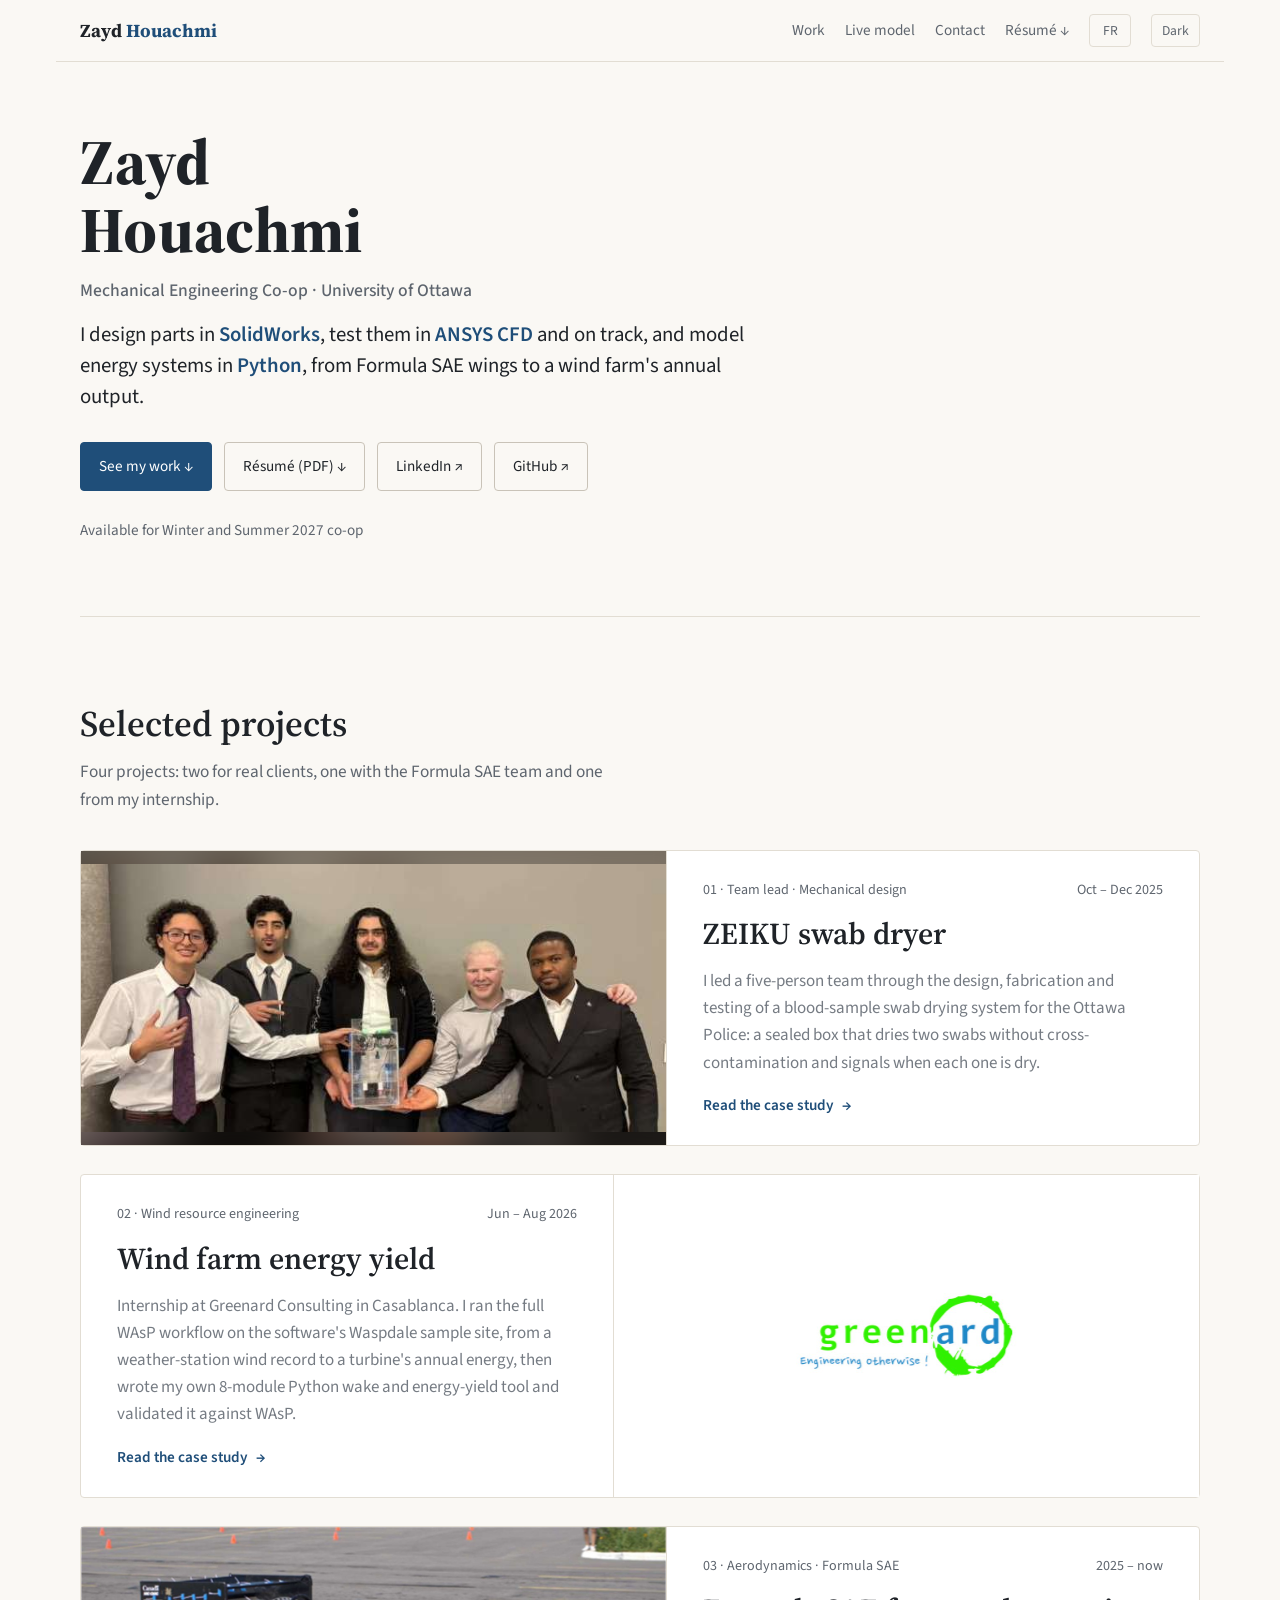
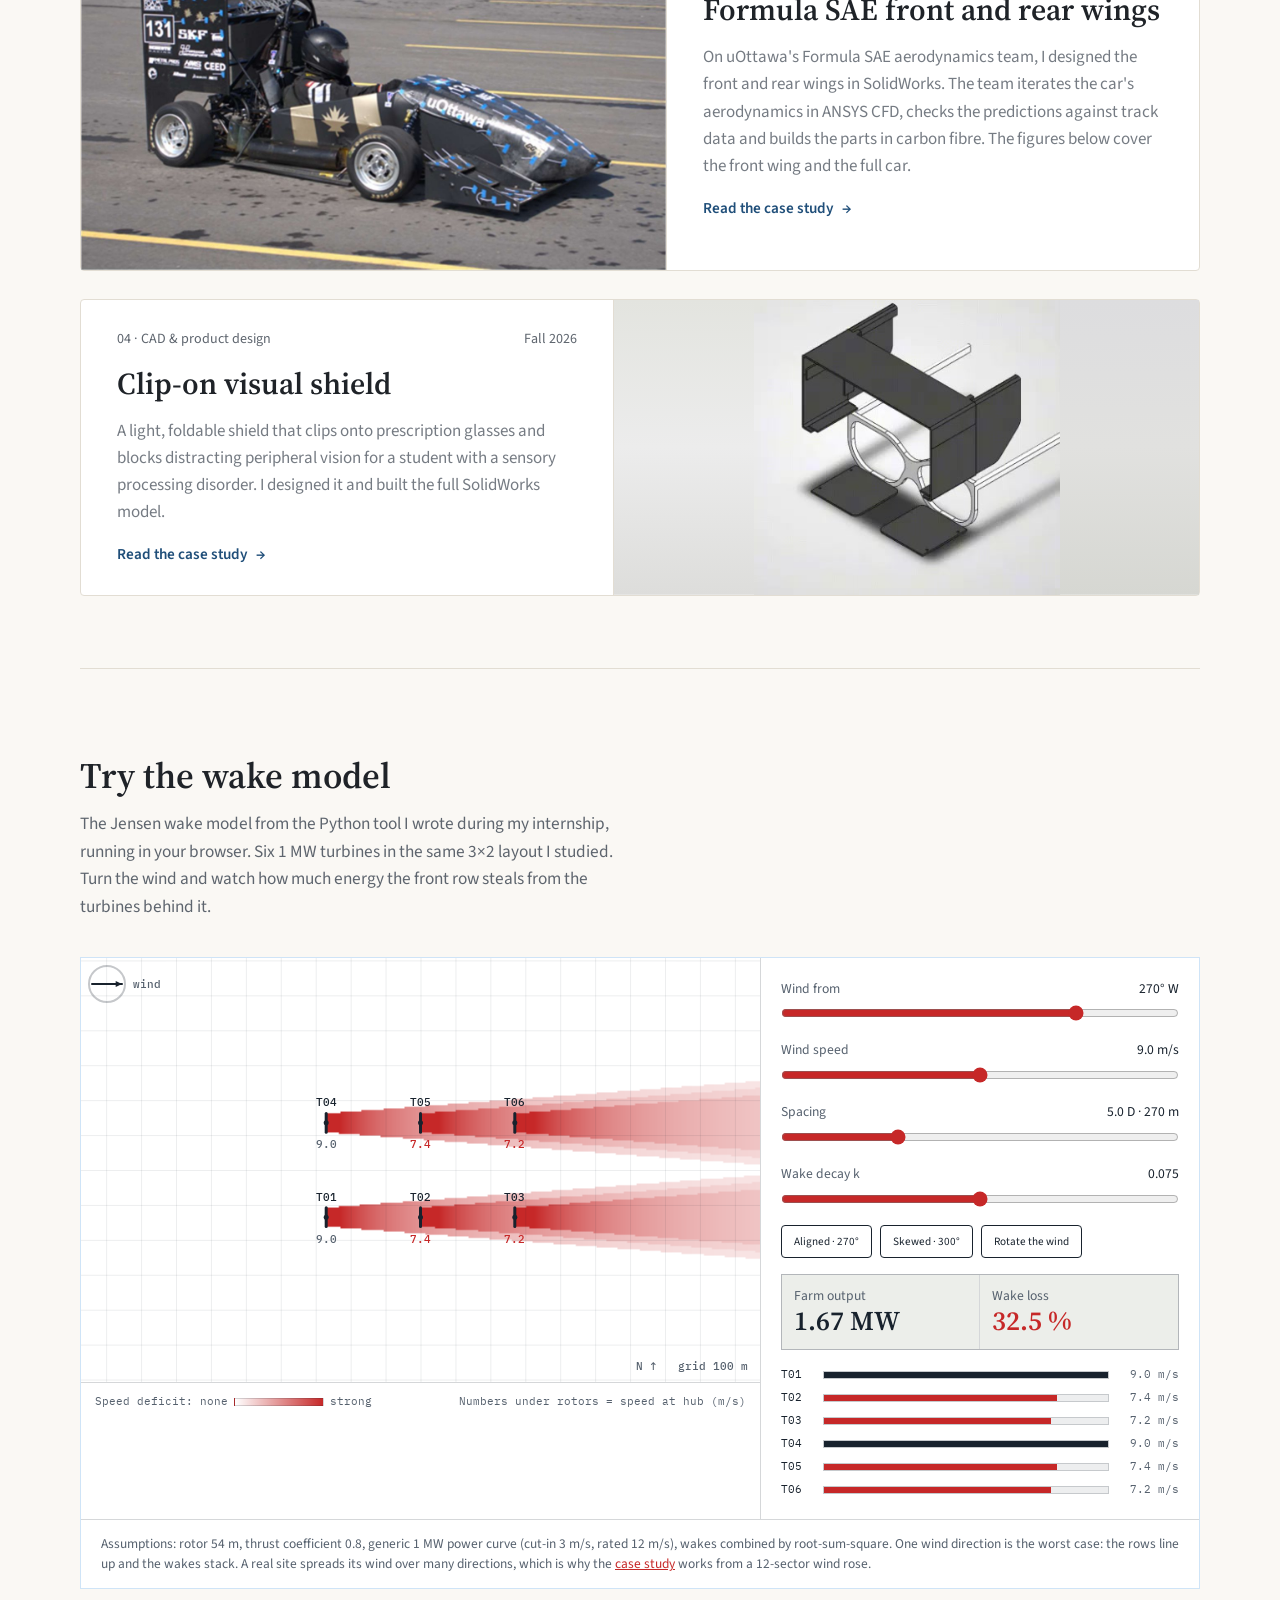
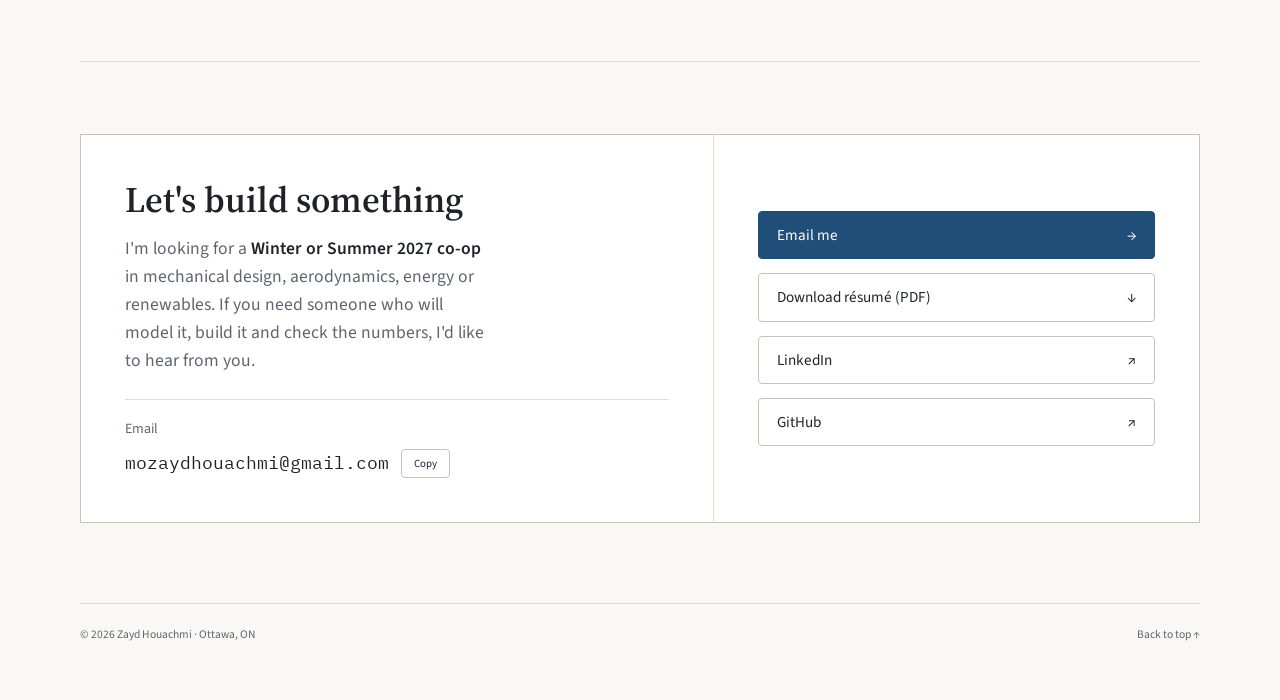
<file: index.html>
<!doctype html>
<html lang="en">
<head>
<meta charset="utf-8">
<meta name="viewport" content="width=device-width, initial-scale=1, viewport-fit=cover">
<title>Zayd Houachmi | Mechanical Engineering</title>
<meta name="description" content="Zayd Houachmi, mechanical engineering co-op student at the University of Ottawa, available Winter and Summer 2027. SolidWorks design, ANSYS CFD on Formula SAE wings, and wind farm energy-yield modelling in WAsP and Python.">
<meta name="author" content="Zayd Houachmi">
<link rel="canonical" href="https://zaydhouachmi.github.io/">
<meta property="og:type" content="website">
<meta property="og:title" content="Zayd Houachmi | Mechanical Engineering">
<meta property="og:description" content="SolidWorks design, Formula SAE aerodynamics in ANSYS CFD, and wind farm modelling. Available for Winter and Summer 2027 co-op.">
<meta property="og:image" content="https://zaydhouachmi.github.io/assets/shield-render.jpg">
<meta property="og:url" content="https://zaydhouachmi.github.io/">
<meta name="twitter:card" content="summary_large_image">
<meta name="theme-color" content="#FAF8F4">
<link rel="icon" href="data:image/svg+xml,%3Csvg xmlns='http://www.w3.org/2000/svg' viewBox='0 0 32 32'%3E%3Crect width='32' height='32' rx='4' fill='%230A2342'/%3E%3Ccircle cx='16' cy='16' r='7' fill='none' stroke='%23FF8148' stroke-width='3'/%3E%3Ccircle cx='16' cy='16' r='2.5' fill='%23EAF2FB'/%3E%3C/svg%3E">
<script>(function(){var t=null;try{t=localStorage.getItem('zh-theme')}catch(e){}document.documentElement.setAttribute('data-theme',t==='dark'?'dark':'light')})()</script>
<link rel="preconnect" href="https://fonts.googleapis.com">
<link rel="preconnect" href="https://fonts.gstatic.com" crossorigin>
<link href="https://fonts.googleapis.com/css2?family=Source+Serif+4:wght@500;600;700&family=Source+Sans+3:ital,wght@0,400;0,500;0,600;1,400&family=IBM+Plex+Mono:wght@400;500&display=swap" rel="stylesheet">
<link rel="stylesheet" href="assets/site.css?v=28">
<script type="application/ld+json">
{"@context":"https://schema.org","@type":"Person","name":"Zayd Houachmi","alternateName":"Mohamed Zayed Houachmi","jobTitle":"Mechanical Engineering Co-op Student","affiliation":{"@type":"CollegeOrUniversity","name":"University of Ottawa"},"address":{"@type":"PostalAddress","addressLocality":"Ottawa","addressRegion":"ON","addressCountry":"CA"},"email":"mailto:mozaydhouachmi@gmail.com","url":"https://zaydhouachmi.github.io/","sameAs":["https://www.linkedin.com/in/zayd-houachmi-b5578735a/","https://github.com/ZaydHouachmi"],"knowsLanguage":["en","fr","ar"],"knowsAbout":["SolidWorks","ANSYS CFD","Aerodynamics","Composite layup","Wind resource assessment","WAsP","Python"]}
</script>
</head>
<body>
<a class="skip" href="#main">Skip to content</a>
<div class="sheet">
  <header class="bar">
    <div class="wrap">
      <a class="wordmark" href="#top">Zayd <span>Houachmi</span></a>
      <nav class="nav" aria-label="Sections">
        <a href="#work">Work</a>
        <a href="#model">Live model</a>
        <a href="#contact">Contact</a>
        <a href="assets/Zayd-Houachmi-Resume.pdf" target="_blank" rel="noopener">Résumé ↓</a>
        <button class="theme-toggle" type="button" aria-pressed="false">Dark</button>
      </nav>
    </div>
  </header>

  <main class="wrap" id="main">
    <!-- Hero -->
    <section class="hero" id="top">
      <div class="hero-grid">
        <div>
          <h1 class="rise d1">Zayd<br>Houachmi</h1>
          <p class="role rise d2">Mechanical Engineering Co-op · University of Ottawa</p>
          <p class="pitch rise d2">I design parts in <em>SolidWorks</em>, test them in <em>ANSYS CFD</em> and on track, and model energy systems in <em>Python</em>, from Formula SAE wings to a wind farm's annual output.</p>
          <div class="cta rise d3">
            <a class="btn primary" href="#work">See my work ↓</a>
            <a class="btn" href="assets/Zayd-Houachmi-Resume.pdf" target="_blank" rel="noopener">Résumé (PDF) ↓</a>
            <a class="btn" href="https://www.linkedin.com/in/zayd-houachmi-b5578735a/" target="_blank" rel="noopener">LinkedIn ↗</a>
            <a class="btn" href="https://github.com/ZaydHouachmi" target="_blank" rel="noopener">GitHub ↗</a>
          </div>
          <p class="rise d4" style="margin-top: 26px;"><span class="status"><i aria-hidden="true"></i>Available for Winter and Summer 2027 co-op</span></p>
        </div>
      </div>
    </section>

    <!-- Work -->
    <section class="block" id="work">
      <h2>Selected projects</h2>
      <p class="section-intro">Four projects: two for real clients, one with the Formula SAE team and one from my internship.</p>

      <div class="features">
        <a class="feature" href="work/zeiku.html">
          <div class="media team"><img src="assets/zeiku-team.jpg" width="623" height="286" alt="The five-person ZEIKU team standing together, holding the finished acrylic swab dryer" loading="lazy"></div>
          <div class="body">
            <div class="num"><span class="eyebrow">01 · Team lead · Mechanical design</span><span class="eyebrow">Oct – Dec 2025</span></div>
            <h3>ZEIKU swab dryer</h3>
            <p class="sum">I led a five-person team through the design, fabrication and testing of a blood-sample swab drying system for the Ottawa Police: a sealed box that dries two swabs without cross-contamination and signals when each one is dry.</p>
            <span class="go">Read the case study <span>→</span></span>
          </div>
        </a>

        <a class="feature flip" href="work/wind-farm.html">
          <div class="media contain logo"><img src="assets/greenard-logo.png" alt="Greenard Consulting logo" loading="lazy"></div>
          <div class="body">
            <div class="num"><span class="eyebrow">02 · Wind resource engineering</span><span class="eyebrow">Jun – Aug 2026</span></div>
            <h3>Wind farm energy yield</h3>
            <p class="sum">Internship at Greenard Consulting in Casablanca. I ran the full WAsP workflow on the software's Waspdale sample site, from a weather-station wind record to a turbine's annual energy, then wrote my own 8-module Python wake and energy-yield tool and validated it against WAsP.</p>
            <span class="go">Read the case study <span>→</span></span>
          </div>
        </a>

        <a class="feature" href="work/formula-sae.html">
          <div class="media"><img src="assets/fsae-car.jpg" width="1400" height="822" alt="The uOttawa Formula SAE car on track, with the front wing at the nose" loading="lazy"></div>
          <div class="body">
            <div class="num"><span class="eyebrow">03 · Aerodynamics · Formula SAE</span><span class="eyebrow">2025 – now</span></div>
            <h3>Formula SAE front and rear wings</h3>
            <p class="sum">On uOttawa's Formula SAE aerodynamics team, I designed the front and rear wings in SolidWorks. The team iterates the car's aerodynamics in ANSYS CFD, checks the predictions against track data and builds the parts in carbon fibre. The figures below cover the front wing and the full car.</p>
            <span class="go">Read the case study <span>→</span></span>
          </div>
        </a>

        <a class="feature flip" href="work/visual-shield.html">
          <div class="media cad-motion">
            <video src="assets/shield-motion.mp4" poster="assets/shield-motion-poster.jpg" width="374" height="360" autoplay muted loop playsinline preload="metadata" aria-label="SolidWorks animation of the visual shield assembly turning, with the lower flaps moving"></video>
            <span class="live-tag" aria-hidden="true">SolidWorks · live</span>
          </div>
          <div class="body">
            <div class="num"><span class="eyebrow">04 · CAD &amp; product design</span><span class="eyebrow">Fall 2026</span></div>
            <h3>Clip-on visual shield</h3>
            <p class="sum">A light, foldable shield that clips onto prescription glasses and blocks distracting peripheral vision for a student with a sensory processing disorder. I designed it and built the full SolidWorks model.</p>
            <span class="go">Read the case study <span>→</span></span>
          </div>
        </a>
      </div>

    </section>

    <!-- Live model -->
    <section class="block" id="model">
      <h2>Try the wake model</h2>
      <p class="section-intro">The Jensen wake model from the Python tool I wrote during my internship, running in your browser. Six 1&nbsp;MW turbines in the same 3×2 layout I studied. Turn the wind and watch how much energy the front row steals from the turbines behind it.</p>

      <div class="wake" data-wake>
        <div class="wake-grid">
          <div class="wake-canvas">
            <canvas role="img" aria-label="Wake map"></canvas>
            <div class="wake-legend"><span>Speed deficit: none<span class="ramp" aria-hidden="true"></span>strong</span><span>Numbers under rotors = speed at hub (m/s)</span></div>
          </div>
          <div class="wake-ctrl">
            <div class="ctrl">
              <label for="w-dir">Wind from <output data-out="dir">270°</output></label>
              <input id="w-dir" name="dir" type="range" min="0" max="359" step="1" value="270">
            </div>
            <div class="ctrl">
              <label for="w-ws">Wind speed <output data-out="ws">9.0 m/s</output></label>
              <input id="w-ws" name="ws" type="range" min="4" max="14" step="0.5" value="9">
            </div>
            <div class="ctrl">
              <label for="w-sp">Spacing <output data-out="sp">5.0 D</output></label>
              <input id="w-sp" name="sp" type="range" min="3" max="10" step="0.5" value="5">
            </div>
            <div class="ctrl">
              <label for="w-k">Wake decay k <output data-out="k">0.075</output></label>
              <input id="w-k" name="k" type="range" min="0.03" max="0.12" step="0.005" value="0.075">
            </div>
            <div class="wake-actions">
              <button class="btn" type="button" data-preset="270">Aligned · 270°</button>
              <button class="btn" type="button" data-preset="300">Skewed · 300°</button>
              <button class="btn" type="button" data-act="spin" aria-pressed="false">Rotate the wind</button>
            </div>
            <div class="wake-out">
              <div><span class="k">Farm output</span><span class="v" data-out="mw">–</span></div>
              <div><span class="k">Wake loss</span><span class="v" data-out="loss">–</span></div>
            </div>
            <div class="bars" data-out="bars" aria-live="polite"></div>
          </div>
        </div>
        <p class="wake-note">Assumptions: rotor 54&nbsp;m, thrust coefficient 0.8, generic 1&nbsp;MW power curve (cut-in 3&nbsp;m/s, rated 12&nbsp;m/s), wakes combined by root-sum-square. One wind direction is the worst case: the rows line up and the wakes stack. A real site spreads its wind over many directions, which is why the <a href="work/wind-farm.html">case study</a> works from a 12-sector wind rose.</p>
      </div>
    </section>

    <!-- Contact -->
    <section class="block" id="contact">
      <div class="contact-card">
        <div>
          <h2>Let's build something</h2>
          <p>I'm looking for a <strong>Winter or Summer 2027 co-op</strong> in mechanical design, aerodynamics, energy or renewables. If you need someone who will model it, build it and check the numbers, I'd like to hear from you.</p>
          <div class="email-row">
            <span class="eyebrow">Email</span>
            <span class="email" id="email">mozaydhouachmi@gmail.com</span>
            <button class="btn copy" type="button" data-copy="mozaydhouachmi@gmail.com">Copy</button>
          </div>
        </div>
        <div>
          <a class="btn primary" href="mailto:mozaydhouachmi@gmail.com">Email me <span>→</span></a>
          <a class="btn" href="assets/Zayd-Houachmi-Resume.pdf" target="_blank" rel="noopener">Download résumé (PDF) <span>↓</span></a>
          <a class="btn" href="https://www.linkedin.com/in/zayd-houachmi-b5578735a/" target="_blank" rel="noopener">LinkedIn <span>↗</span></a>
          <a class="btn" href="https://github.com/ZaydHouachmi" target="_blank" rel="noopener">GitHub <span>↗</span></a>
        </div>
      </div>
    </section>

    <footer>
      <span>© 2026 Zayd Houachmi · Ottawa, ON</span>
      <span><a href="#top">Back to top ↑</a></span>
    </footer>
  </main>
</div>
<script src="assets/fr.js?v=27"></script>
<script src="assets/i18n.js?v=27"></script>
<script src="assets/site.js?v=27"></script>
</body>
</html>
</file>
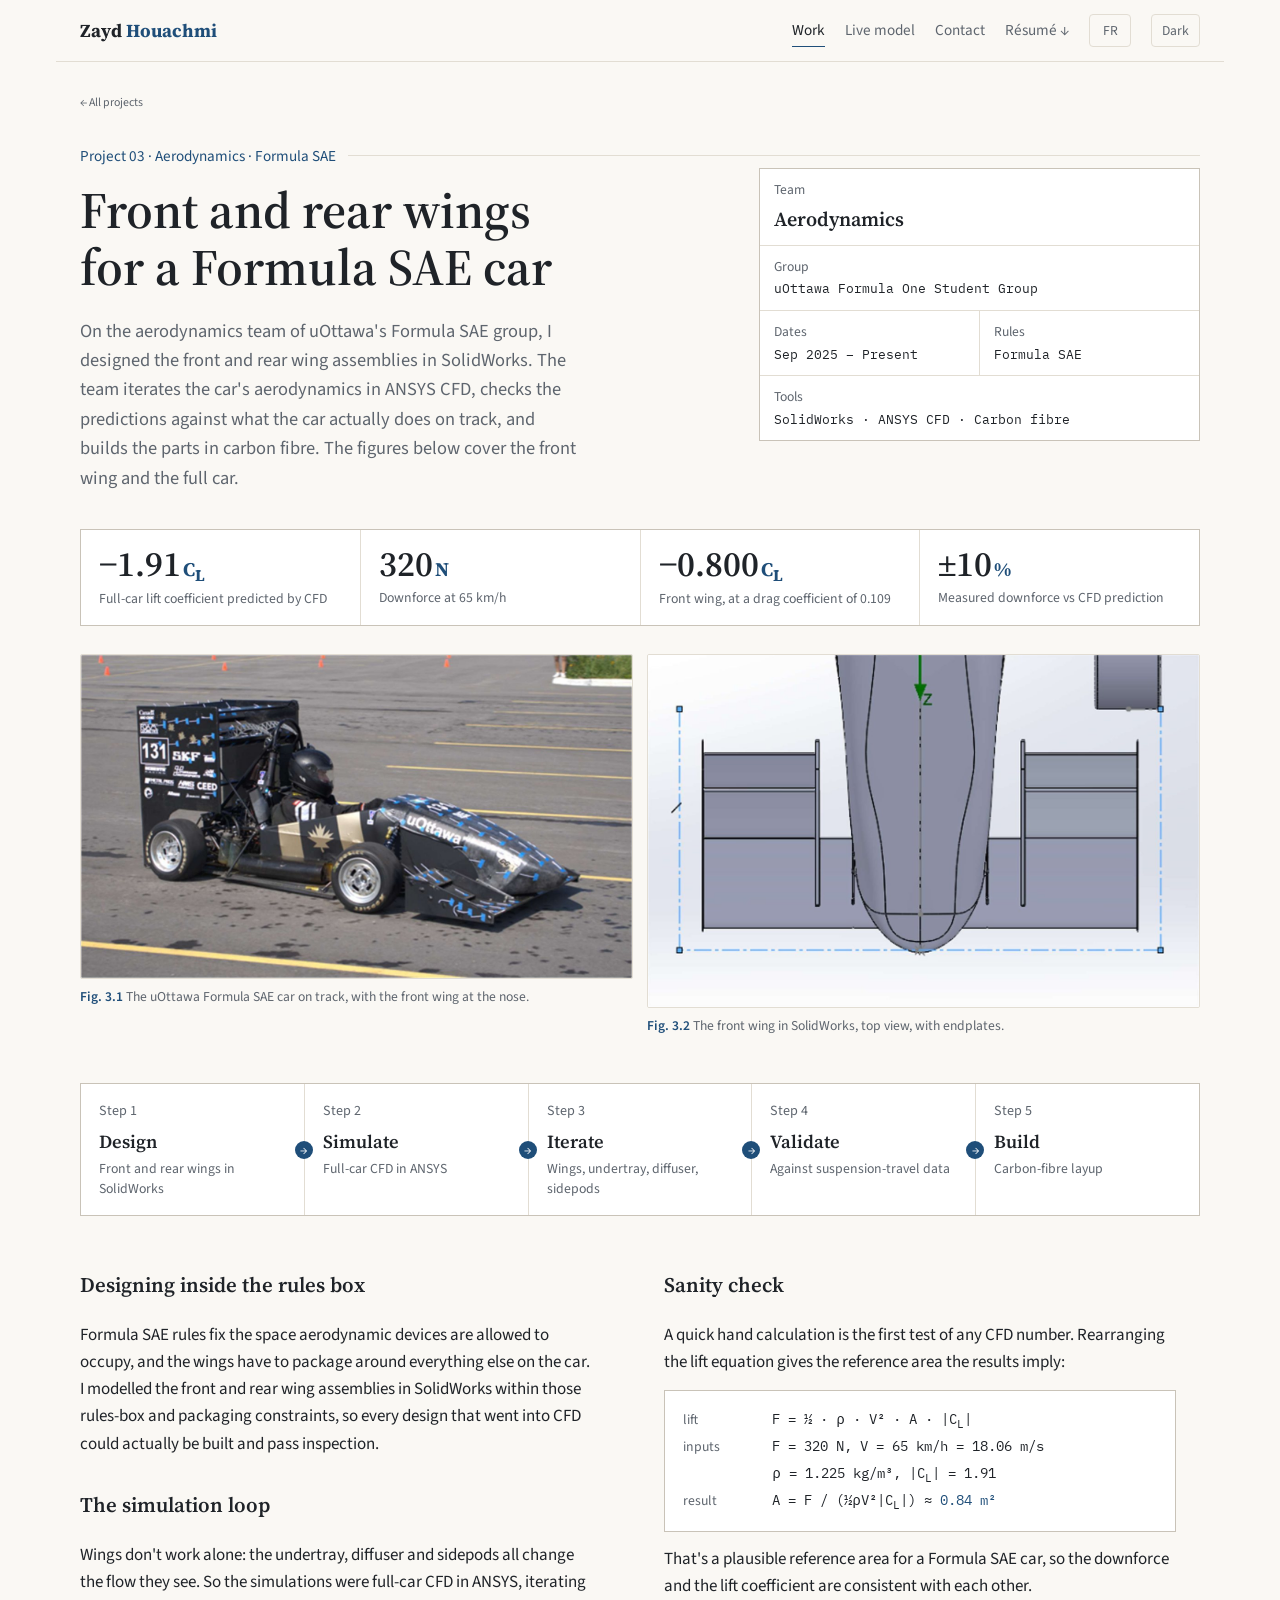
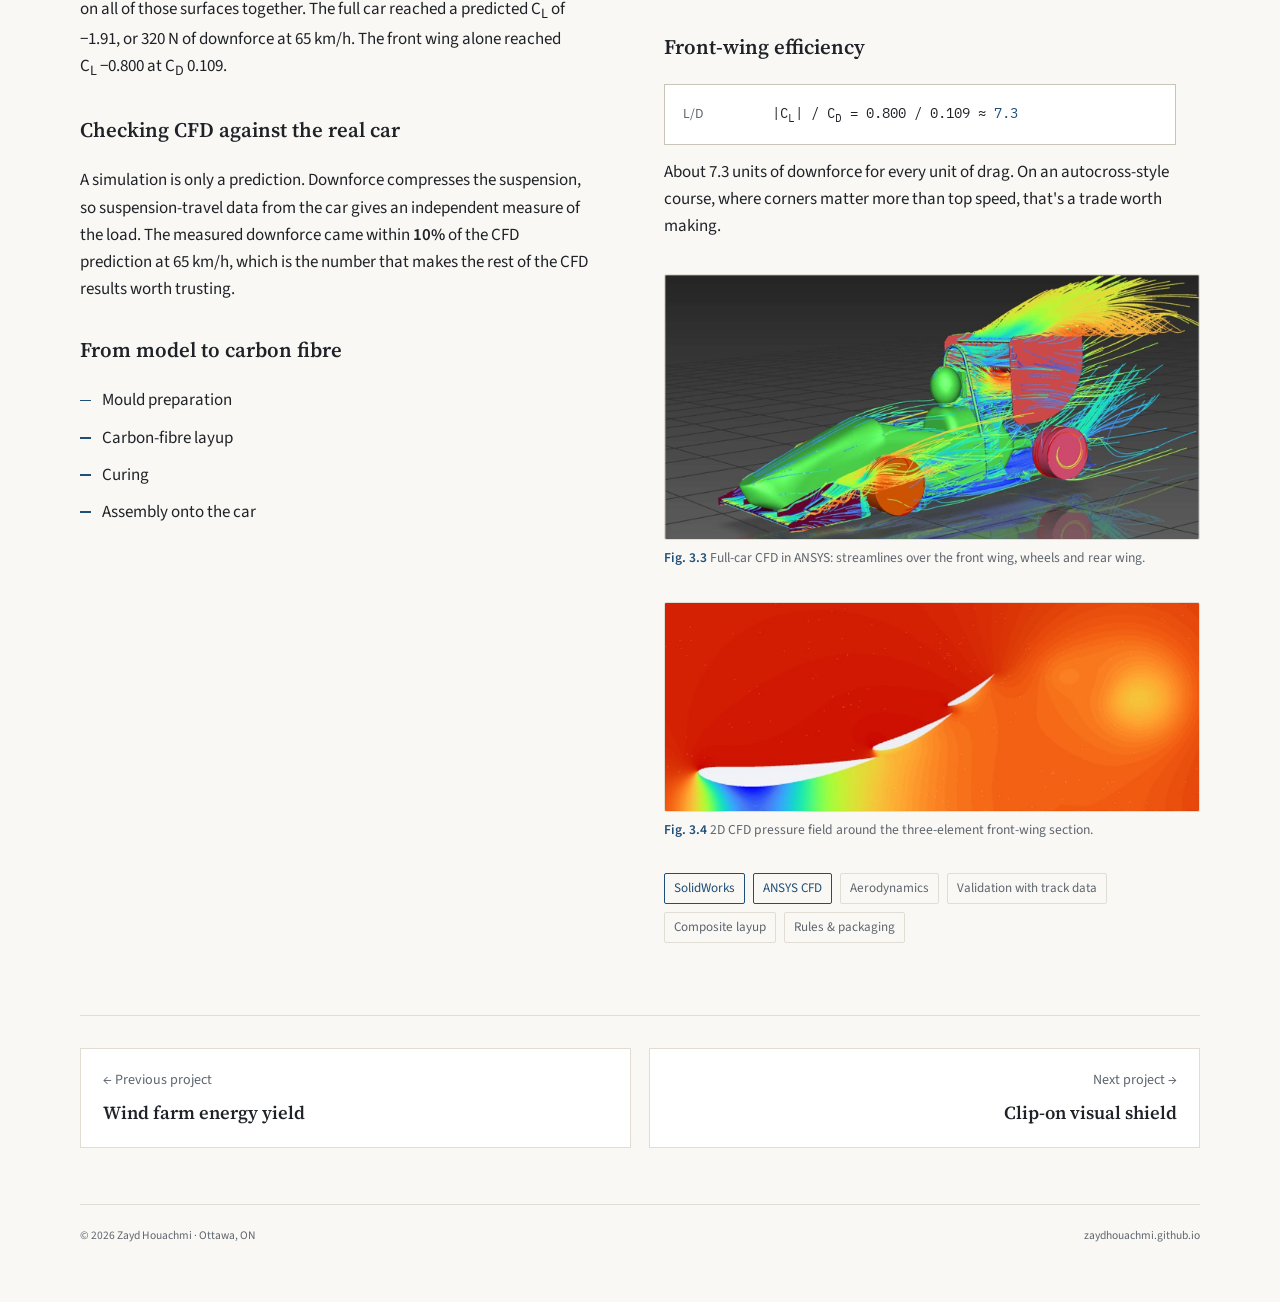
<file: work/formula-sae.html>
<!doctype html>
<html lang="en">
<head>
<meta charset="utf-8">
<meta name="viewport" content="width=device-width, initial-scale=1, viewport-fit=cover">
<title>Formula SAE Front and Rear Wings | Zayd Houachmi</title>
<meta name="description" content="Front and rear wing design for uOttawa's Formula SAE car: SolidWorks within the rules box, ANSYS CFD iteration, validation against suspension-travel data, and carbon-fibre manufacturing.">
<link rel="canonical" href="https://zaydhouachmi.github.io/work/formula-sae.html">
<meta property="og:type" content="article">
<meta property="og:title" content="Formula SAE Front and Rear Wings | Zayd Houachmi">
<meta property="og:description" content="SolidWorks front and rear wings, ANSYS CFD at CL −1.91, and downforce validated on track within 10%.">
<meta name="twitter:card" content="summary">
<meta name="theme-color" content="#FAF8F4">
<link rel="icon" href="data:image/svg+xml,%3Csvg xmlns='http://www.w3.org/2000/svg' viewBox='0 0 32 32'%3E%3Crect width='32' height='32' rx='4' fill='%230A2342'/%3E%3Ccircle cx='16' cy='16' r='7' fill='none' stroke='%23FF8148' stroke-width='3'/%3E%3Ccircle cx='16' cy='16' r='2.5' fill='%23EAF2FB'/%3E%3C/svg%3E">
<script>(function(){var t=null;try{t=localStorage.getItem('zh-theme')}catch(e){}document.documentElement.setAttribute('data-theme',t==='dark'?'dark':'light')})()</script>
<link rel="preconnect" href="https://fonts.googleapis.com">
<link rel="preconnect" href="https://fonts.gstatic.com" crossorigin>
<link href="https://fonts.googleapis.com/css2?family=Source+Serif+4:wght@500;600;700&family=Source+Sans+3:ital,wght@0,400;0,500;0,600;1,400&family=IBM+Plex+Mono:wght@400;500&display=swap" rel="stylesheet">
<link rel="stylesheet" href="../assets/site.css?v=28">
</head>
<body>
<a class="skip" href="#main">Skip to content</a>
<div class="sheet">
  <header class="bar">
    <div class="wrap">
      <a class="wordmark" href="../">Zayd <span>Houachmi</span></a>
      <nav class="nav" aria-label="Sections">
        <a href="../#work" aria-current="page">Work</a>
        <a href="../#model">Live model</a>
        <a href="../#contact">Contact</a>
        <a href="../assets/Zayd-Houachmi-Resume.pdf" target="_blank" rel="noopener">Résumé ↓</a>
        <button class="theme-toggle" type="button" aria-pressed="false">Dark</button>
      </nav>
    </div>
  </header>

  <main class="wrap" id="main">
    <a class="crumb" href="../#work">← All projects</a>

    <section class="case-hero">
      <div class="label rise">Project 03 · Aerodynamics · Formula SAE</div>
      <div class="case-top">
        <div>
          <h1 class="rise d1">Front and rear wings for a Formula SAE car</h1>
          <p class="lede rise d2">On the aerodynamics team of uOttawa's Formula SAE group, I designed the front and rear wing assemblies in SolidWorks. The team iterates the car's aerodynamics in ANSYS CFD, checks the predictions against what the car actually does on track, and builds the parts in carbon fibre. The figures below cover the front wing and the full car.</p>
        </div>
        <div class="titleblock rise d2">
          <div class="full"><span class="k">Team</span><span class="big">Aerodynamics</span></div>
          <div class="full"><span class="k">Group</span>uOttawa Formula One Student Group</div>
          <div><span class="k">Dates</span>Sep 2025 – Present</div>
          <div><span class="k">Rules</span>Formula SAE</div>
          <div class="full"><span class="k">Tools</span>SolidWorks · ANSYS CFD · Carbon fibre</div>
        </div>
      </div>

      <div class="readings rise d3">
        <div><div class="v">−1.91<small>C<sub>L</sub></small></div><div class="d">Full-car lift coefficient predicted by CFD</div></div>
        <div><div class="v">320<small>N</small></div><div class="d">Downforce at 65&nbsp;km/h</div></div>
        <div><div class="v">−0.800<small>C<sub>L</sub></small></div><div class="d">Front wing, at a drag coefficient of 0.109</div></div>
        <div><div class="v">±10<small>%</small></div><div class="d">Measured downforce vs CFD prediction</div></div>
      </div>

      <div class="lead-fig fig-pair rise d3" style="margin-top: 28px;">
        <figure>
          <div class="plate photo" style="aspect-ratio: 1400 / 822;"><img src="../assets/fsae-car.jpg" width="1400" height="822" alt="The uOttawa Formula SAE car on track, with the front wing at the nose"></div>
          <figcaption><b>Fig. 3.1</b> The uOttawa Formula SAE car on track, with the front wing at the nose.</figcaption>
        </figure>
        <figure>
          <div class="plate photo" style="aspect-ratio: 1200 / 767;"><img src="../assets/fsae-wing-cad.jpg" width="1200" height="767" alt="Top view of the front wing in SolidWorks, with endplates, wrapped around the nose of the car"></div>
          <figcaption><b>Fig. 3.2</b> The front wing in SolidWorks, top view, with endplates.</figcaption>
        </figure>
      </div>
    </section>

    <div class="flow" aria-label="Design loop">
      <div><span class="eyebrow">Step 1</span><strong>Design</strong><p>Front and rear wings in SolidWorks</p></div>
      <div><span class="eyebrow">Step 2</span><strong>Simulate</strong><p>Full-car CFD in ANSYS</p></div>
      <div><span class="eyebrow">Step 3</span><strong>Iterate</strong><p>Wings, undertray, diffuser, sidepods</p></div>
      <div><span class="eyebrow">Step 4</span><strong>Validate</strong><p>Against suspension-travel data</p></div>
      <div><span class="eyebrow">Step 5</span><strong>Build</strong><p>Carbon-fibre layup</p></div>
    </div>

    <div class="case-body" style="margin-top: 56px;">
      <div class="stack">
        <div class="prose">
          <h3>Designing inside the rules box</h3>
          <p>Formula SAE rules fix the space aerodynamic devices are allowed to occupy, and the wings have to package around everything else on the car. I modelled the front and rear wing assemblies in SolidWorks within those rules-box and packaging constraints, so every design that went into CFD could actually be built and pass inspection.</p>
        </div>

        <div class="prose">
          <h3>The simulation loop</h3>
          <p>Wings don't work alone: the undertray, diffuser and sidepods all change the flow they see. So the simulations were full-car CFD in ANSYS, iterating on all of those surfaces together. The full car reached a predicted C<sub>L</sub> of −1.91, or 320&nbsp;N of downforce at 65&nbsp;km/h. The front wing alone reached C<sub>L</sub>&nbsp;−0.800 at C<sub>D</sub>&nbsp;0.109.</p>
        </div>

        <div class="prose">
          <h3>Checking CFD against the real car</h3>
          <p>A simulation is only a prediction. Downforce compresses the suspension, so suspension-travel data from the car gives an independent measure of the load. The measured downforce came within <strong>10%</strong> of the CFD prediction at 65&nbsp;km/h, which is the number that makes the rest of the CFD results worth trusting.</p>
        </div>

        <div class="prose">
          <h3>From model to carbon fibre</h3>
          <ul class="points">
            <li>Mould preparation</li>
            <li>Carbon-fibre layup</li>
            <li>Curing</li>
            <li>Assembly onto the car</li>
          </ul>
        </div>
      </div>

      <div class="stack">
        <div class="prose">
          <h3>Sanity check</h3>
          <p>A quick hand calculation is the first test of any CFD number. Rearranging the lift equation gives the reference area the results imply:</p>
          <div class="calc">
            <span class="k">lift</span>F = ½ · ρ · V² · A · |C<sub>L</sub>|<br>
            <span class="k">inputs</span>F = 320 N, V = 65 km/h = 18.06 m/s<br>
            <span class="k"></span>ρ = 1.225 kg/m³, |C<sub>L</sub>| = 1.91<br>
            <span class="k">result</span>A = F / (½ρV²|C<sub>L</sub>|) ≈ <span class="ok">0.84 m²</span>
          </div>
          <p>That's a plausible reference area for a Formula SAE car, so the downforce and the lift coefficient are consistent with each other.</p>
        </div>

        <div class="prose">
          <h3>Front-wing efficiency</h3>
          <div class="calc">
            <span class="k">L/D</span>|C<sub>L</sub>| / C<sub>D</sub> = 0.800 / 0.109 ≈ <span class="ok">7.3</span>
          </div>
          <p>About 7.3 units of downforce for every unit of drag. On an autocross-style course, where corners matter more than top speed, that's a trade worth making.</p>
        </div>

        <figure>
          <div class="plate photo" style="aspect-ratio: 1400 / 695;"><img src="../assets/fsae-cfd-car.jpg" width="1400" height="695" alt="Full-car CFD streamlines in ANSYS, coloured by velocity, flowing over the wings, wheels and rear wing" loading="lazy"></div>
          <figcaption><b>Fig. 3.3</b> Full-car CFD in ANSYS: streamlines over the front wing, wheels and rear wing.</figcaption>
        </figure>
        <figure>
          <div class="plate photo" style="aspect-ratio: 773 / 302;"><img src="../assets/fsae-cfd-2d.jpg" width="773" height="302" alt="2D CFD pressure field around the three-element front wing: low pressure under the main element" loading="lazy"></div>
          <figcaption><b>Fig. 3.4</b> 2D CFD pressure field around the three-element front-wing section.</figcaption>
        </figure>

        <div class="tags" aria-label="Skills used">
          <span class="tag hot">SolidWorks</span><span class="tag hot">ANSYS CFD</span><span class="tag">Aerodynamics</span><span class="tag">Validation with track data</span><span class="tag">Composite layup</span><span class="tag">Rules &amp; packaging</span>
        </div>
      </div>
    </div>

    <nav class="next" aria-label="More projects">
      <a href="wind-farm.html"><span class="eyebrow">← Previous project</span><span class="t">Wind farm energy yield</span></a>
      <a class="fwd" href="visual-shield.html"><span class="eyebrow">Next project →</span><span class="t">Clip-on visual shield</span></a>
    </nav>

    <footer style="margin-top: 56px;">
      <span>© 2026 Zayd Houachmi · Ottawa, ON</span>
      <span><a href="../">zaydhouachmi.github.io</a></span>
    </footer>
  </main>
</div>
<script src="../assets/fr.js?v=27"></script>
<script src="../assets/i18n.js?v=27"></script>
<script src="../assets/site.js?v=27"></script>
</body>
</html>
</file>
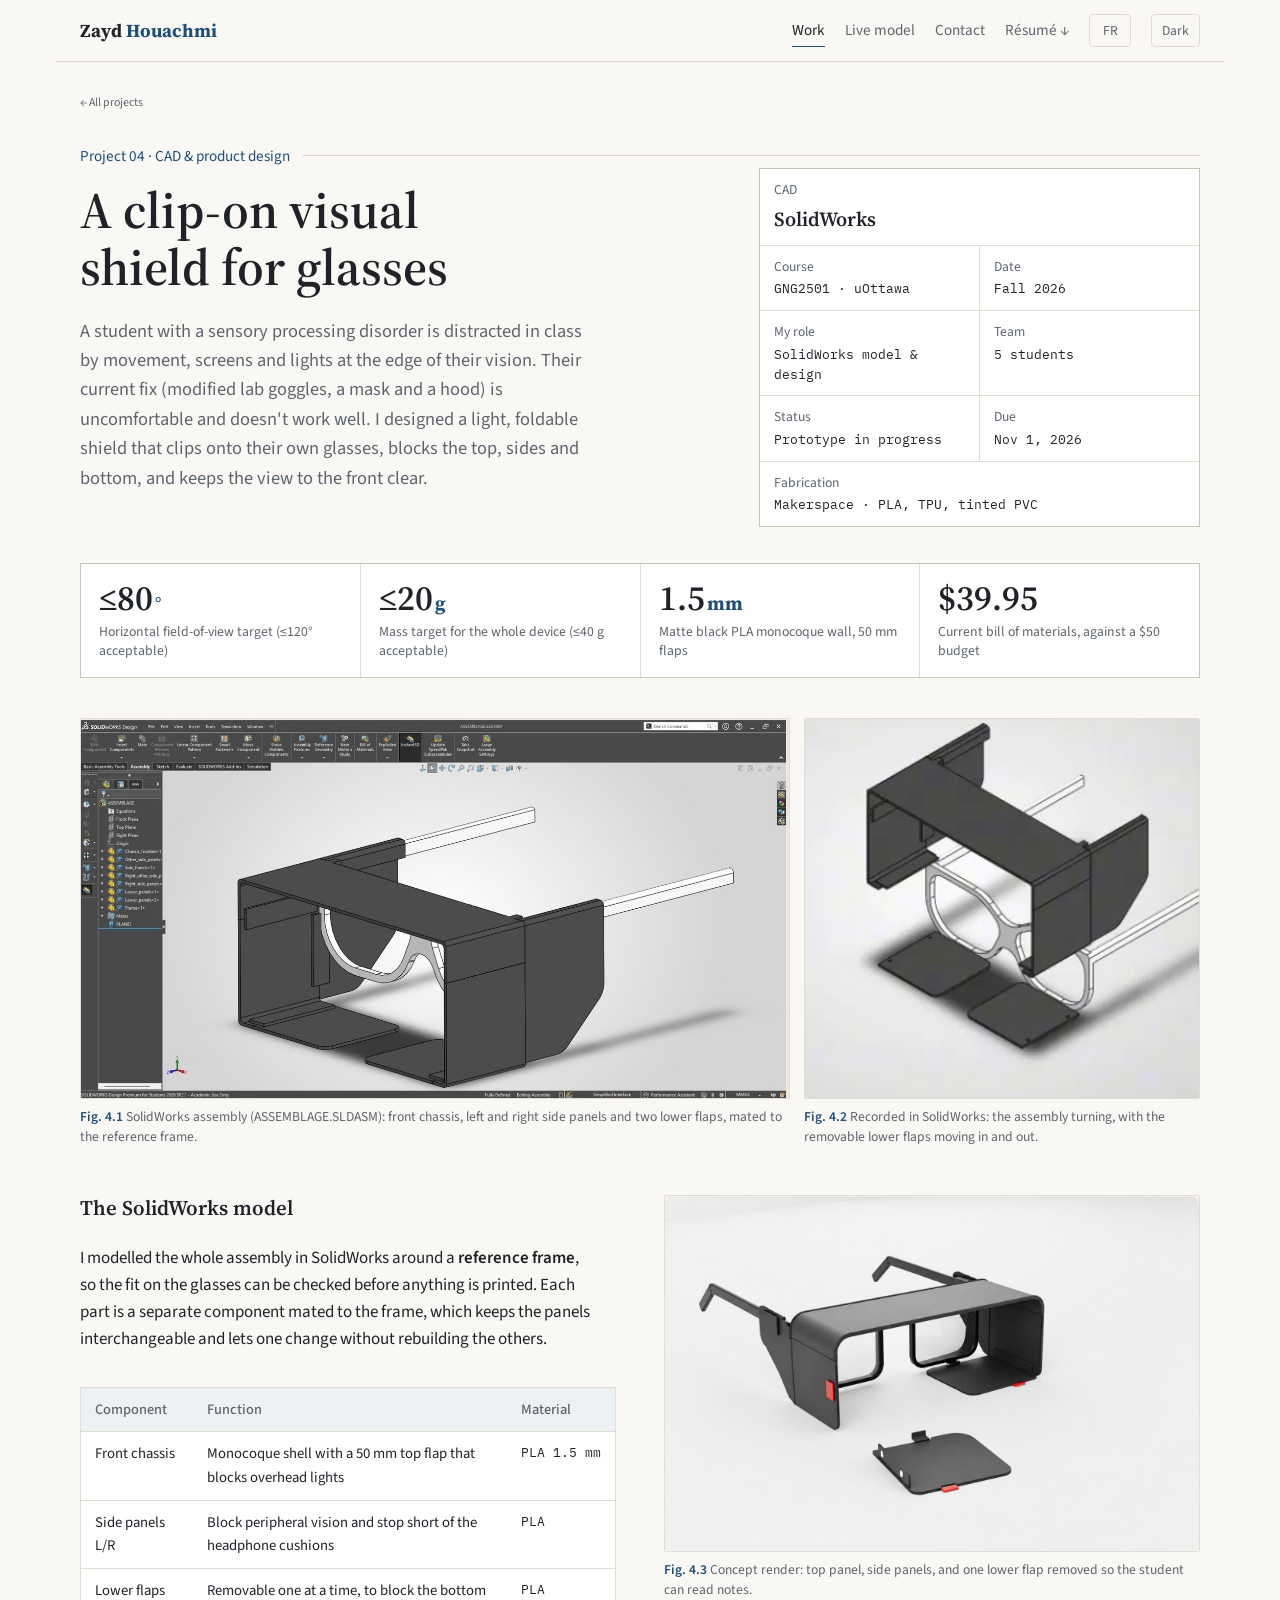
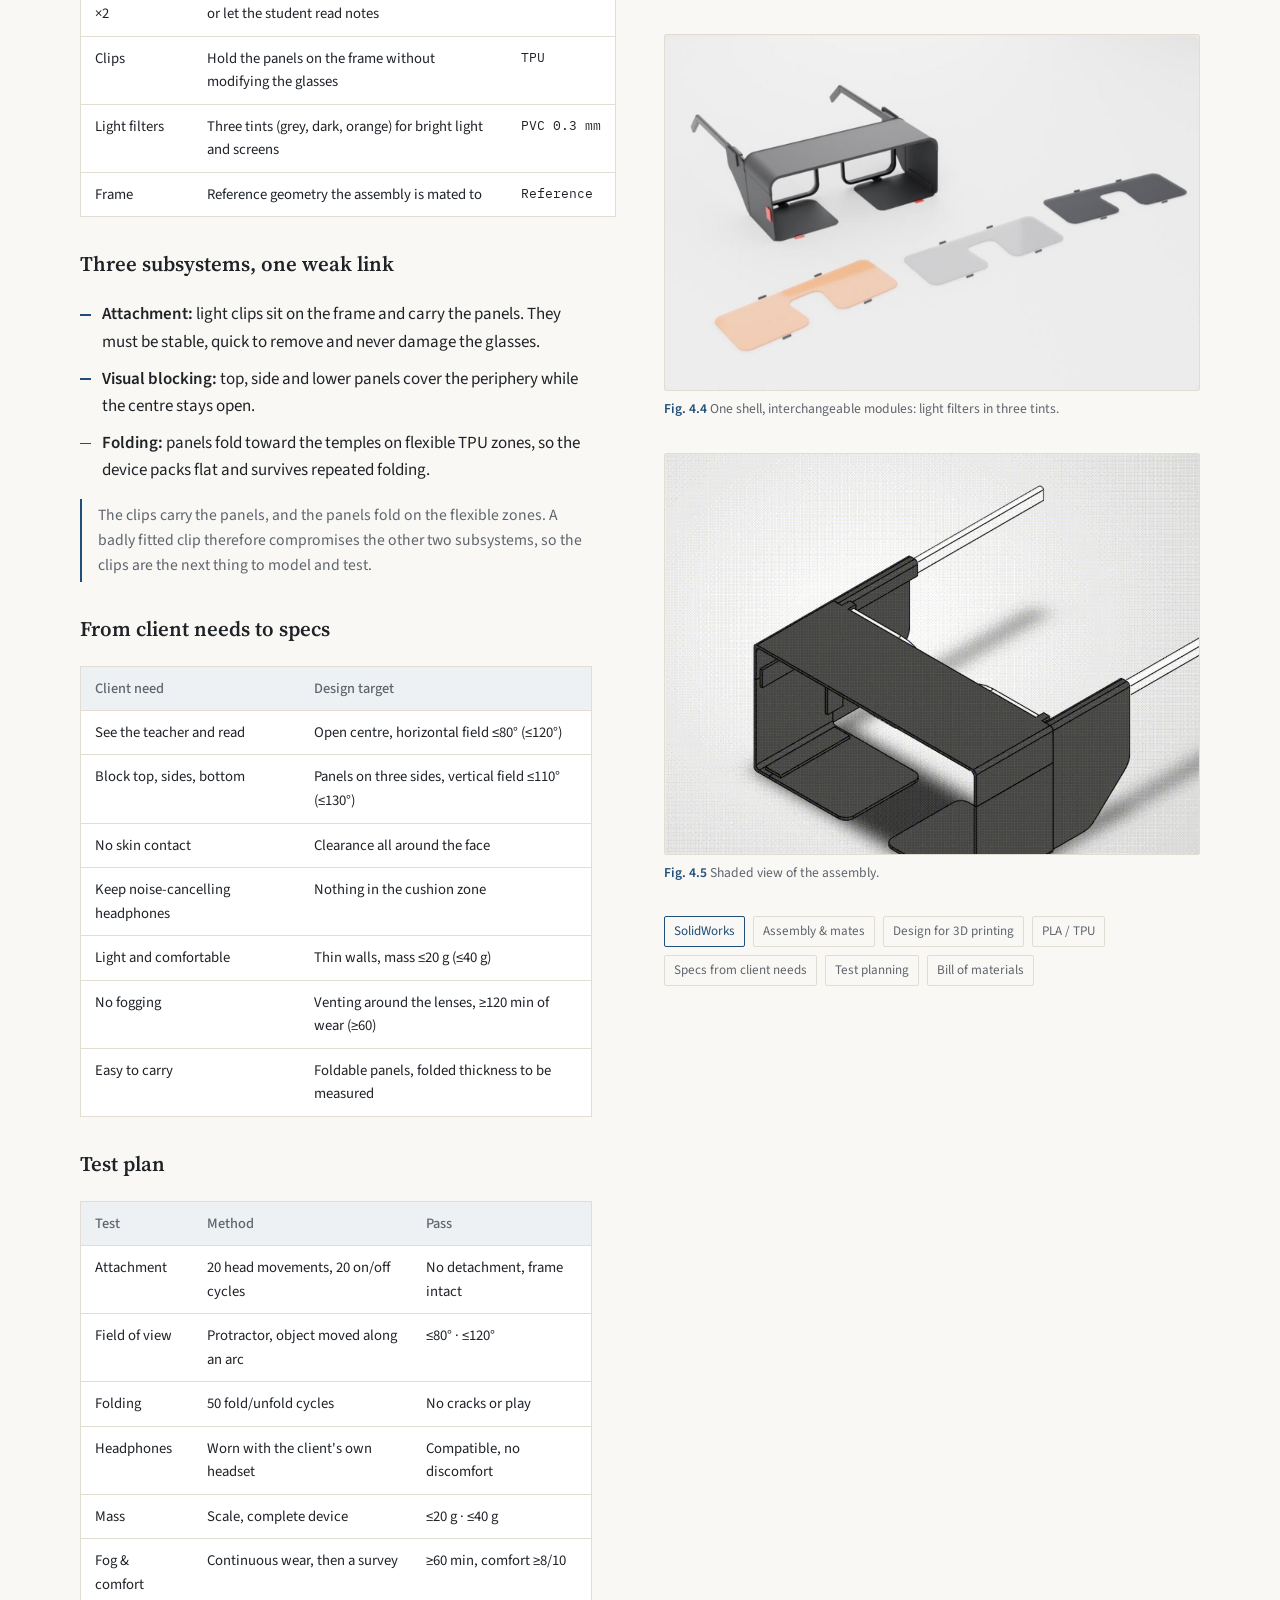
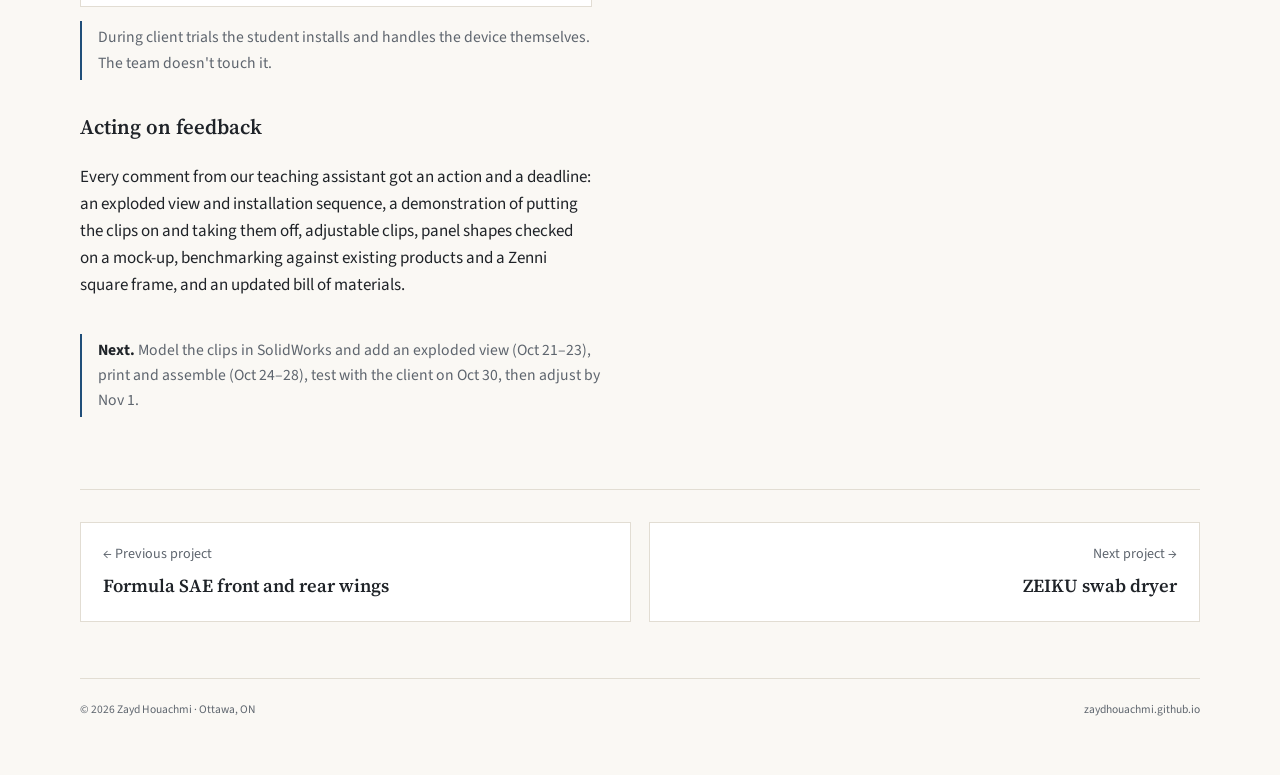
<file: work/visual-shield.html>
<!doctype html>
<html lang="en">
<head>
<meta charset="utf-8">
<meta name="viewport" content="width=device-width, initial-scale=1, viewport-fit=cover">
<title>Clip-on Visual Shield | Zayd Houachmi</title>
<meta name="description" content="SolidWorks design of a foldable, clip-on visual shield for prescription glasses that blocks distracting peripheral vision. GNG2501, University of Ottawa.">
<link rel="canonical" href="https://zaydhouachmi.github.io/work/visual-shield.html">
<meta property="og:type" content="article">
<meta property="og:title" content="Clip-on Visual Shield | Zayd Houachmi">
<meta property="og:description" content="A SolidWorks-modelled, 3D-printed shield that clips onto glasses and blocks peripheral distractions.">
<meta property="og:image" content="https://zaydhouachmi.github.io/assets/shield-render.jpg">
<meta name="twitter:card" content="summary_large_image">
<meta name="theme-color" content="#FAF8F4">
<link rel="icon" href="data:image/svg+xml,%3Csvg xmlns='http://www.w3.org/2000/svg' viewBox='0 0 32 32'%3E%3Crect width='32' height='32' rx='4' fill='%230A2342'/%3E%3Ccircle cx='16' cy='16' r='7' fill='none' stroke='%23FF8148' stroke-width='3'/%3E%3Ccircle cx='16' cy='16' r='2.5' fill='%23EAF2FB'/%3E%3C/svg%3E">
<script>(function(){var t=null;try{t=localStorage.getItem('zh-theme')}catch(e){}document.documentElement.setAttribute('data-theme',t==='dark'?'dark':'light')})()</script>
<link rel="preconnect" href="https://fonts.googleapis.com">
<link rel="preconnect" href="https://fonts.gstatic.com" crossorigin>
<link href="https://fonts.googleapis.com/css2?family=Source+Serif+4:wght@500;600;700&family=Source+Sans+3:ital,wght@0,400;0,500;0,600;1,400&family=IBM+Plex+Mono:wght@400;500&display=swap" rel="stylesheet">
<link rel="stylesheet" href="../assets/site.css?v=28">
</head>
<body>
<a class="skip" href="#main">Skip to content</a>
<div class="sheet">
  <header class="bar">
    <div class="wrap">
      <a class="wordmark" href="../">Zayd <span>Houachmi</span></a>
      <nav class="nav" aria-label="Sections">
        <a href="../#work" aria-current="page">Work</a>
        <a href="../#model">Live model</a>
        <a href="../#contact">Contact</a>
        <a href="../assets/Zayd-Houachmi-Resume.pdf" target="_blank" rel="noopener">Résumé ↓</a>
        <button class="theme-toggle" type="button" aria-pressed="false">Dark</button>
      </nav>
    </div>
  </header>

  <main class="wrap" id="main">
    <a class="crumb" href="../#work">← All projects</a>

    <section class="case-hero">
      <div class="label rise">Project 04 · CAD &amp; product design</div>
      <div class="case-top">
        <div>
          <h1 class="rise d1">A clip-on visual shield for glasses</h1>
          <p class="lede rise d2">A student with a sensory processing disorder is distracted in class by movement, screens and lights at the edge of their vision. Their current fix (modified lab goggles, a mask and a hood) is uncomfortable and doesn't work well. I designed a light, foldable shield that clips onto their own glasses, blocks the top, sides and bottom, and keeps the view to the front clear.</p>
        </div>
        <div class="titleblock rise d2">
          <div class="full"><span class="k">CAD</span><span class="big">SolidWorks</span></div>
          <div><span class="k">Course</span>GNG2501 · uOttawa</div>
          <div><span class="k">Date</span>Fall 2026</div>
          <div><span class="k">My role</span>SolidWorks model &amp; design</div>
          <div><span class="k">Team</span>5 students</div>
          <div><span class="k">Status</span>Prototype in progress</div>
          <div><span class="k">Due</span>Nov 1, 2026</div>
          <div class="full"><span class="k">Fabrication</span>Makerspace · PLA, TPU, tinted PVC</div>
        </div>
      </div>

      <div class="readings rise d3">
        <div><div class="v">≤80<small>°</small></div><div class="d">Horizontal field-of-view target (≤120° acceptable)</div></div>
        <div><div class="v">≤20<small>g</small></div><div class="d">Mass target for the whole device (≤40&nbsp;g acceptable)</div></div>
        <div><div class="v">1.5<small>mm</small></div><div class="d">Matte black PLA monocoque wall, 50&nbsp;mm flaps</div></div>
        <div><div class="v">$39.95</div><div class="d">Current bill of materials, against a $50 budget</div></div>
      </div>

      <div class="lead-fig lead-pair">
        <figure>
          <div class="plate photo" style="aspect-ratio: 1386 / 743;"><img src="../assets/shield-solidworks.jpg" width="1386" height="743" alt="SolidWorks assembly window showing the shield: front chassis, side panels and lower flaps mated to a reference glasses frame, with the feature tree on the left"></div>
          <figcaption><b>Fig. 4.1</b> SolidWorks assembly (ASSEMBLAGE.SLDASM): front chassis, left and right side panels and two lower flaps, mated to the reference frame.</figcaption>
        </figure>
        <figure>
          <div class="plate photo cad-motion" style="aspect-ratio: 374 / 360;">
            <video src="../assets/shield-motion.mp4" poster="../assets/shield-motion-poster.jpg" width="374" height="360" autoplay muted loop playsinline preload="metadata" aria-label="SolidWorks animation of the shield assembly turning, with the removable lower flaps moving in and out"></video>
            <span class="live-tag" aria-hidden="true">SolidWorks · live</span>
          </div>
          <figcaption><b>Fig. 4.2</b> Recorded in SolidWorks: the assembly turning, with the removable lower flaps moving in and out.</figcaption>
        </figure>
      </div>
    </section>

    <div class="case-body">
      <div class="stack">
        <div class="prose">
          <h3>The SolidWorks model</h3>
          <p>I modelled the whole assembly in SolidWorks around a <strong>reference frame</strong>, so the fit on the glasses can be checked before anything is printed. Each part is a separate component mated to the frame, which keeps the panels interchangeable and lets one change without rebuilding the others.</p>
        </div>

        <div class="table-wrap">
          <table>
            <thead><tr><th>Component</th><th>Function</th><th>Material</th></tr></thead>
            <tbody>
              <tr><td>Front chassis</td><td>Monocoque shell with a 50&nbsp;mm top flap that blocks overhead lights</td><td class="mono">PLA 1.5 mm</td></tr>
              <tr><td>Side panels L/R</td><td>Block peripheral vision and stop short of the headphone cushions</td><td class="mono">PLA</td></tr>
              <tr><td>Lower flaps ×2</td><td>Removable one at a time, to block the bottom or let the student read notes</td><td class="mono">PLA</td></tr>
              <tr><td>Clips</td><td>Hold the panels on the frame without modifying the glasses</td><td class="mono">TPU</td></tr>
              <tr><td>Light filters</td><td>Three tints (grey, dark, orange) for bright light and screens</td><td class="mono">PVC 0.3 mm</td></tr>
              <tr><td>Frame</td><td>Reference geometry the assembly is mated to</td><td class="mono">Reference</td></tr>
            </tbody>
          </table>
        </div>

        <div class="prose">
          <h3>Three subsystems, one weak link</h3>
          <ul class="points">
            <li><strong>Attachment:</strong> light clips sit on the frame and carry the panels. They must be stable, quick to remove and never damage the glasses.</li>
            <li><strong>Visual blocking:</strong> top, side and lower panels cover the periphery while the centre stays open.</li>
            <li><strong>Folding:</strong> panels fold toward the temples on flexible TPU zones, so the device packs flat and survives repeated folding.</li>
          </ul>
          <p class="note">The clips carry the panels, and the panels fold on the flexible zones. A badly fitted clip therefore compromises the other two subsystems, so the clips are the next thing to model and test.</p>
        </div>

        <div class="prose">
          <h3>From client needs to specs</h3>
          <div class="table-wrap">
            <table>
              <thead><tr><th>Client need</th><th>Design target</th></tr></thead>
              <tbody>
                <tr><td>See the teacher and read</td><td>Open centre, horizontal field ≤80° (≤120°)</td></tr>
                <tr><td>Block top, sides, bottom</td><td>Panels on three sides, vertical field ≤110° (≤130°)</td></tr>
                <tr><td>No skin contact</td><td>Clearance all around the face</td></tr>
                <tr><td>Keep noise-cancelling headphones</td><td>Nothing in the cushion zone</td></tr>
                <tr><td>Light and comfortable</td><td>Thin walls, mass ≤20&nbsp;g (≤40&nbsp;g)</td></tr>
                <tr><td>No fogging</td><td>Venting around the lenses, ≥120&nbsp;min of wear (≥60)</td></tr>
                <tr><td>Easy to carry</td><td>Foldable panels, folded thickness to be measured</td></tr>
              </tbody>
            </table>
          </div>
        </div>

        <div class="prose">
          <h3>Test plan</h3>
          <div class="table-wrap">
            <table>
              <thead><tr><th>Test</th><th>Method</th><th>Pass</th></tr></thead>
              <tbody>
                <tr><td>Attachment</td><td>20 head movements, 20 on/off cycles</td><td>No detachment, frame intact</td></tr>
                <tr><td>Field of view</td><td>Protractor, object moved along an arc</td><td>≤80° · ≤120°</td></tr>
                <tr><td>Folding</td><td>50 fold/unfold cycles</td><td>No cracks or play</td></tr>
                <tr><td>Headphones</td><td>Worn with the client's own headset</td><td>Compatible, no discomfort</td></tr>
                <tr><td>Mass</td><td>Scale, complete device</td><td>≤20&nbsp;g · ≤40&nbsp;g</td></tr>
                <tr><td>Fog &amp; comfort</td><td>Continuous wear, then a survey</td><td>≥60&nbsp;min, comfort ≥8/10</td></tr>
              </tbody>
            </table>
          </div>
          <p class="note">During client trials the student installs and handles the device themselves. The team doesn't touch it.</p>
        </div>

        <div class="prose">
          <h3>Acting on feedback</h3>
          <p>Every comment from our teaching assistant got an action and a deadline: an exploded view and installation sequence, a demonstration of putting the clips on and taking them off, adjustable clips, panel shapes checked on a mock-up, benchmarking against existing products and a Zenni square frame, and an updated bill of materials.</p>
        </div>

        <div class="note"><strong>Next.</strong> Model the clips in SolidWorks and add an exploded view (Oct 21–23), print and assemble (Oct 24–28), test with the client on Oct 30, then adjust by Nov 1.</div>
      </div>

      <div class="stack">
        <figure>
          <div class="plate photo"><img src="../assets/shield-render.jpg" width="1400" height="932" alt="Render of the shield on glasses with one lower flap removed" loading="lazy"></div>
          <figcaption><b>Fig. 4.3</b> Concept render: top panel, side panels, and one lower flap removed so the student can read notes.</figcaption>
        </figure>
        <figure>
          <div class="plate photo"><img src="../assets/shield-modules.jpg" width="1400" height="932" alt="Render of the shield with three interchangeable tinted light filters: orange, grey and dark" loading="lazy"></div>
          <figcaption><b>Fig. 4.4</b> One shell, interchangeable modules: light filters in three tints.</figcaption>
        </figure>
        <figure>
          <div class="plate photo" style="aspect-ratio: 4 / 3;"><img src="../assets/shield-cad-render.jpg" width="1000" height="1002" alt="Shaded SolidWorks view of the shield assembly" loading="lazy"></div>
          <figcaption><b>Fig. 4.5</b> Shaded view of the assembly.</figcaption>
        </figure>
        <div class="tags" aria-label="Skills used">
          <span class="tag hot">SolidWorks</span><span class="tag">Assembly &amp; mates</span><span class="tag">Design for 3D printing</span><span class="tag">PLA / TPU</span><span class="tag">Specs from client needs</span><span class="tag">Test planning</span><span class="tag">Bill of materials</span>
        </div>
      </div>
    </div>

    <nav class="next" aria-label="More projects">
      <a href="formula-sae.html"><span class="eyebrow">← Previous project</span><span class="t">Formula SAE front and rear wings</span></a>
      <a class="fwd" href="zeiku.html"><span class="eyebrow">Next project →</span><span class="t">ZEIKU swab dryer</span></a>
    </nav>

    <footer style="margin-top: 56px;">
      <span>© 2026 Zayd Houachmi · Ottawa, ON</span>
      <span><a href="../">zaydhouachmi.github.io</a></span>
    </footer>
  </main>
</div>
<script src="../assets/fr.js?v=27"></script>
<script src="../assets/i18n.js?v=27"></script>
<script src="../assets/site.js?v=27"></script>
</body>
</html>
</file>
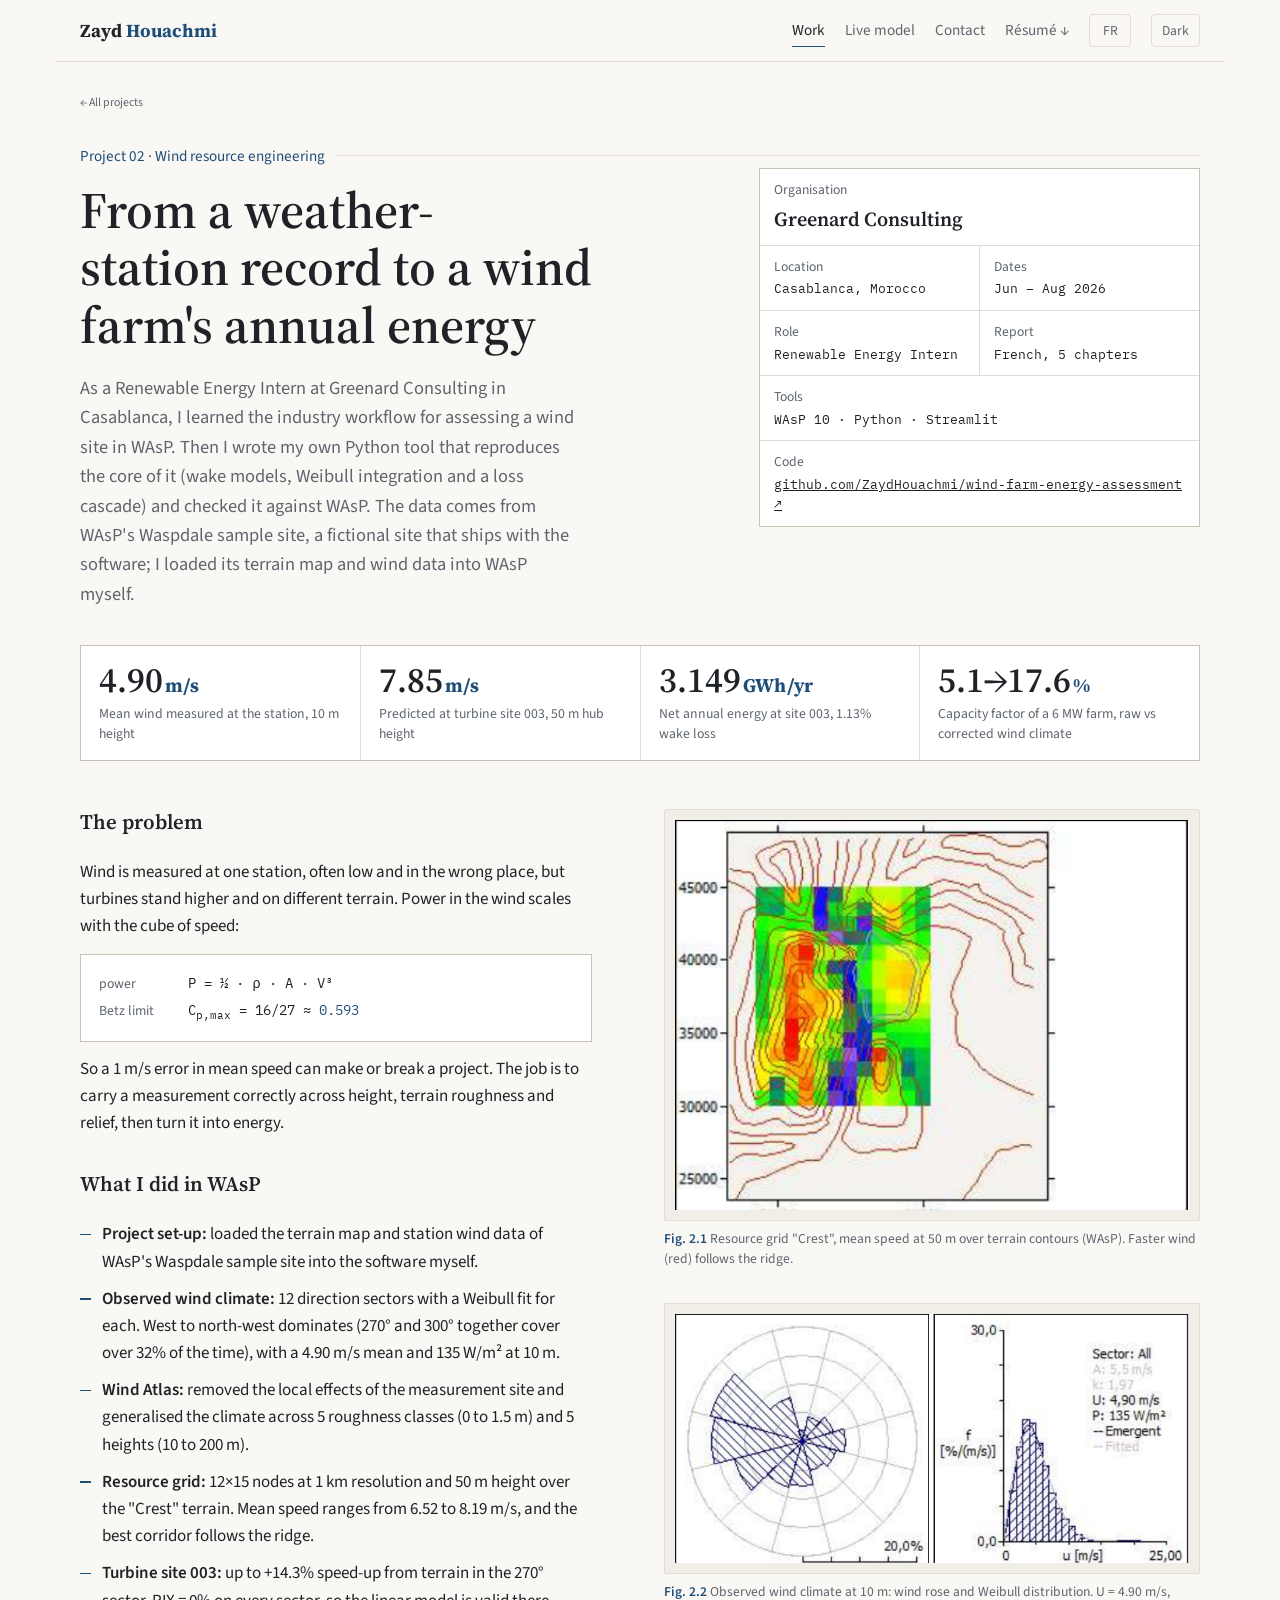
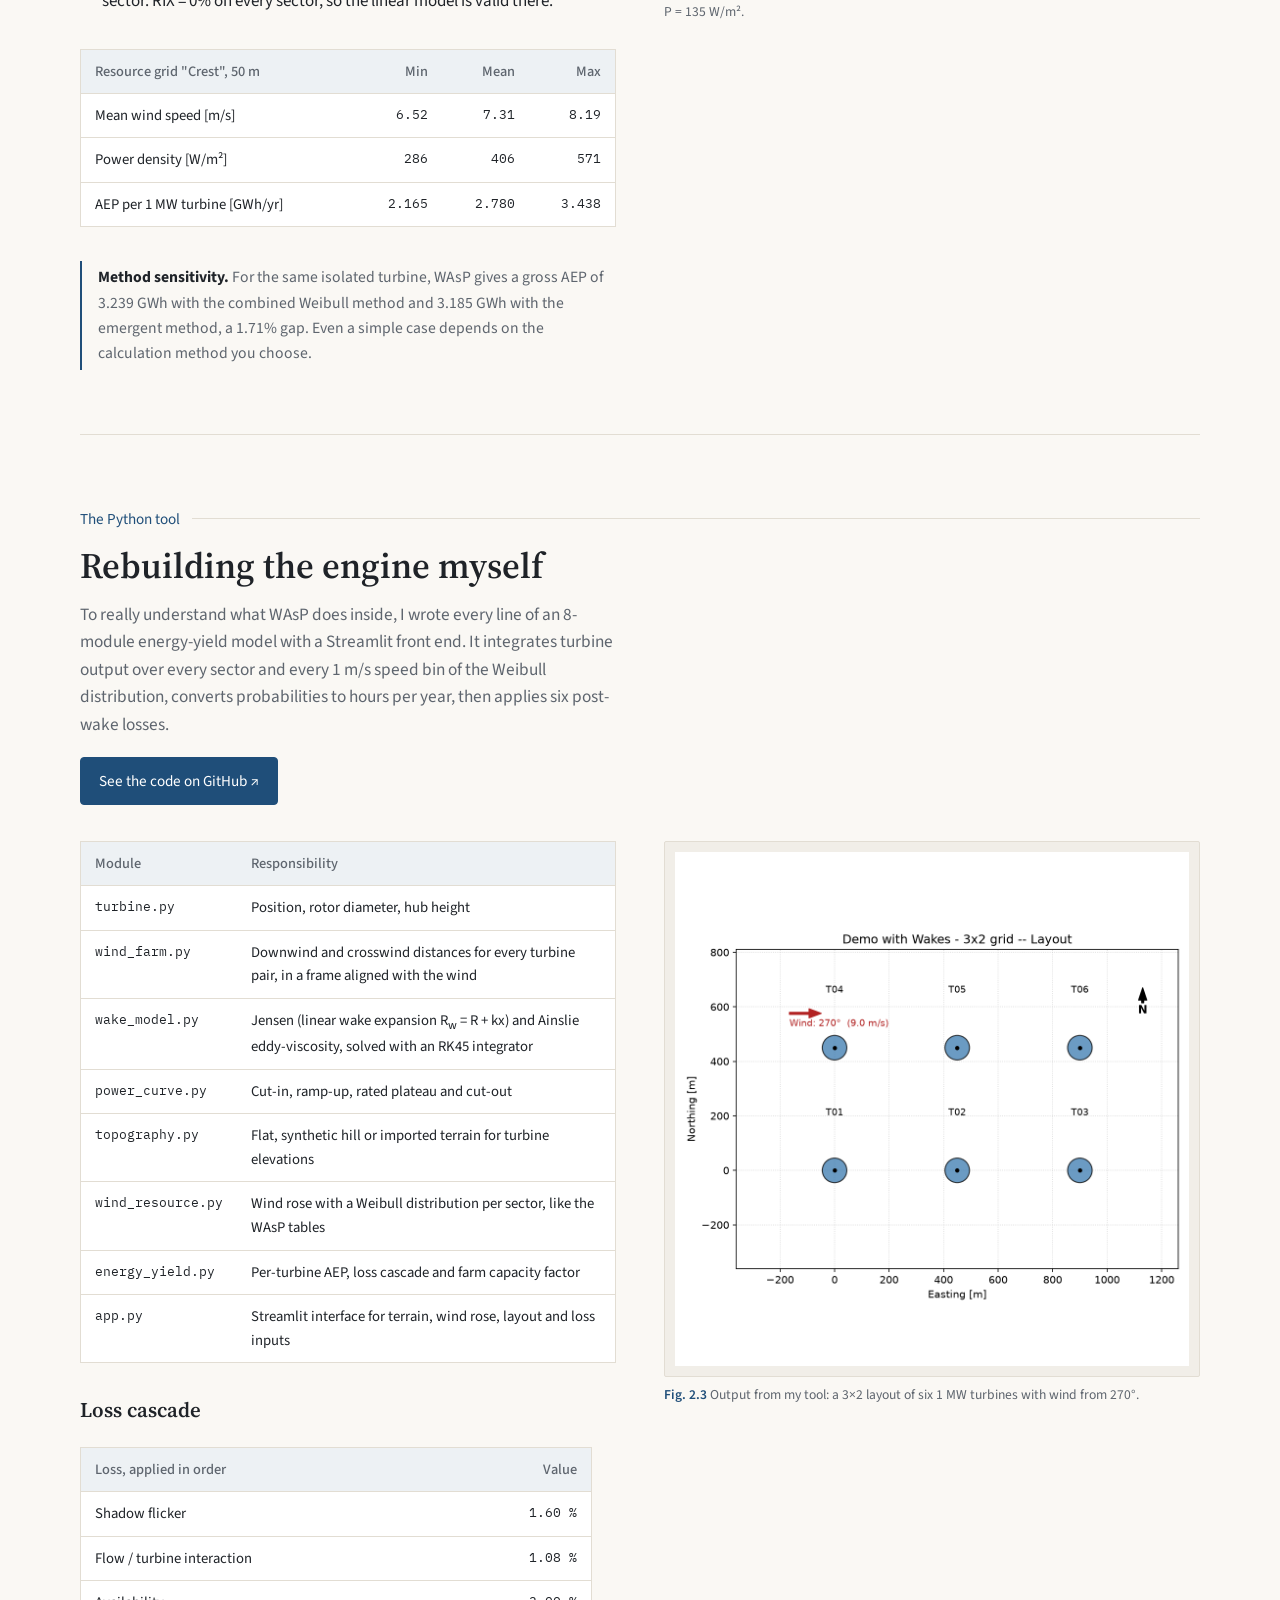
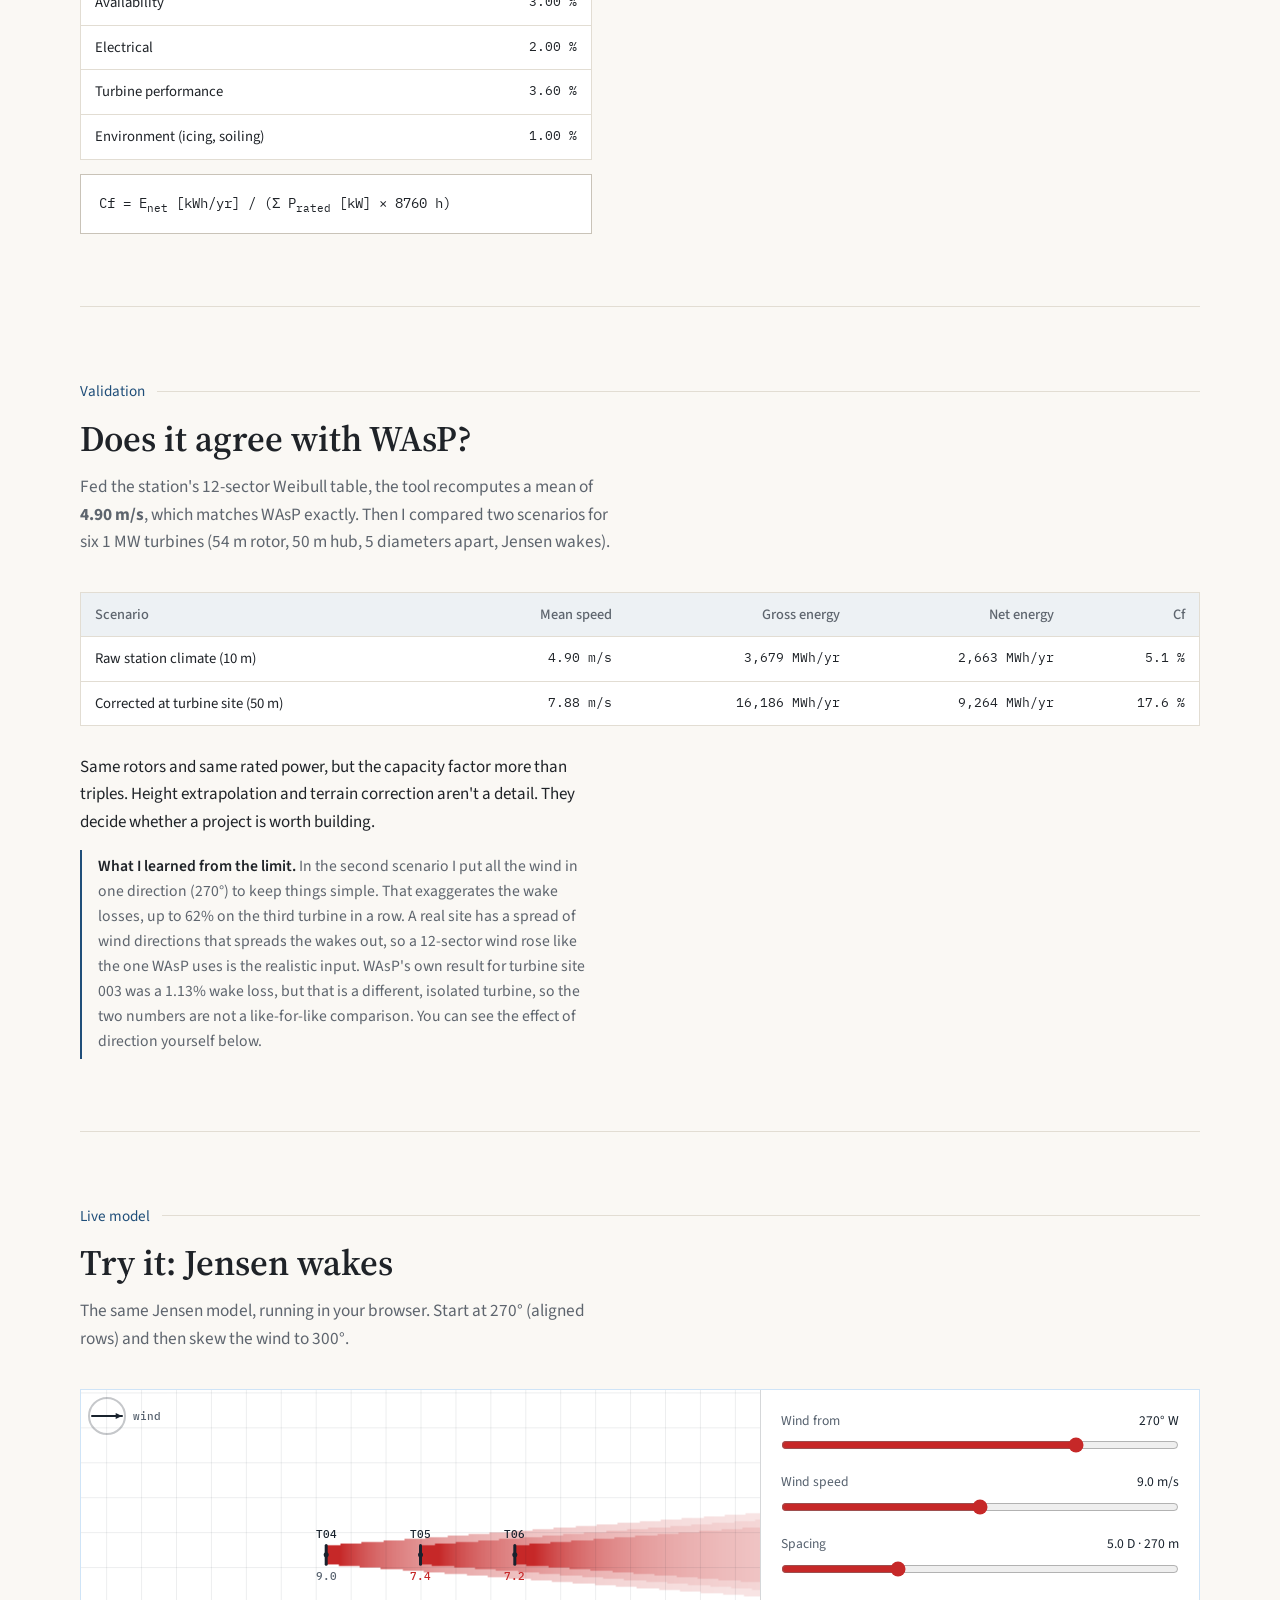
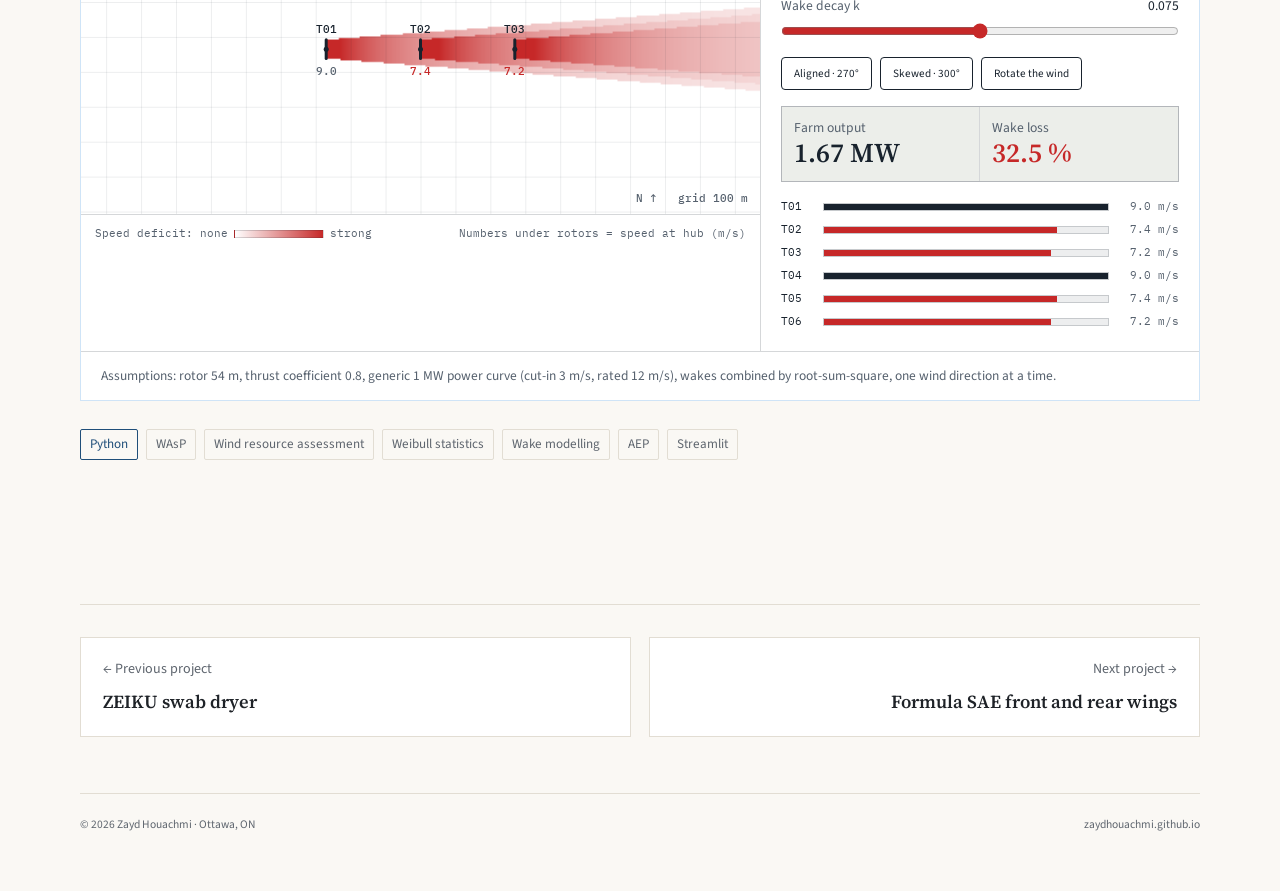
<file: work/wind-farm.html>
<!doctype html>
<html lang="en">
<head>
<meta charset="utf-8">
<meta name="viewport" content="width=device-width, initial-scale=1, viewport-fit=cover">
<title>Wind Farm Energy Yield | Zayd Houachmi</title>
<meta name="description" content="Internship at Greenard, Casablanca: WAsP wind resource assessment from a weather-station wind record to turbine annual energy, plus a Python wake and energy-yield tool validated against WAsP.">
<link rel="canonical" href="https://zaydhouachmi.github.io/work/wind-farm.html">
<meta property="og:type" content="article">
<meta property="og:title" content="Wind Farm Energy Yield | Zayd Houachmi">
<meta property="og:description" content="WAsP resource study and a home-built Python wake model, validated against WAsP.">
<meta property="og:image" content="https://zaydhouachmi.github.io/assets/greenard-grid.png">
<meta name="twitter:card" content="summary_large_image">
<meta name="theme-color" content="#FAF8F4">
<link rel="icon" href="data:image/svg+xml,%3Csvg xmlns='http://www.w3.org/2000/svg' viewBox='0 0 32 32'%3E%3Crect width='32' height='32' rx='4' fill='%230A2342'/%3E%3Ccircle cx='16' cy='16' r='7' fill='none' stroke='%23FF8148' stroke-width='3'/%3E%3Ccircle cx='16' cy='16' r='2.5' fill='%23EAF2FB'/%3E%3C/svg%3E">
<script>(function(){var t=null;try{t=localStorage.getItem('zh-theme')}catch(e){}document.documentElement.setAttribute('data-theme',t==='dark'?'dark':'light')})()</script>
<link rel="preconnect" href="https://fonts.googleapis.com">
<link rel="preconnect" href="https://fonts.gstatic.com" crossorigin>
<link href="https://fonts.googleapis.com/css2?family=Source+Serif+4:wght@500;600;700&family=Source+Sans+3:ital,wght@0,400;0,500;0,600;1,400&family=IBM+Plex+Mono:wght@400;500&display=swap" rel="stylesheet">
<link rel="stylesheet" href="../assets/site.css?v=28">
</head>
<body>
<a class="skip" href="#main">Skip to content</a>
<div class="sheet">
  <header class="bar">
    <div class="wrap">
      <a class="wordmark" href="../">Zayd <span>Houachmi</span></a>
      <nav class="nav" aria-label="Sections">
        <a href="../#work" aria-current="page">Work</a>
        <a href="../#model">Live model</a>
        <a href="../#contact">Contact</a>
        <a href="../assets/Zayd-Houachmi-Resume.pdf" target="_blank" rel="noopener">Résumé ↓</a>
        <button class="theme-toggle" type="button" aria-pressed="false">Dark</button>
      </nav>
    </div>
  </header>

  <main class="wrap" id="main">
    <a class="crumb" href="../#work">← All projects</a>

    <section class="case-hero">
      <div class="label rise">Project 02 · Wind resource engineering</div>
      <div class="case-top">
        <div>
          <h1 class="rise d1">From a weather-station record to a wind farm's annual energy</h1>
          <p class="lede rise d2">As a Renewable Energy Intern at Greenard Consulting in Casablanca, I learned the industry workflow for assessing a wind site in WAsP. Then I wrote my own Python tool that reproduces the core of it (wake models, Weibull integration and a loss cascade) and checked it against WAsP. The data comes from WAsP's Waspdale sample site, a fictional site that ships with the software; I loaded its terrain map and wind data into WAsP myself.</p>
        </div>
        <div class="titleblock rise d2">
          <div class="full"><span class="k">Organisation</span><span class="big">Greenard Consulting</span></div>
          <div><span class="k">Location</span>Casablanca, Morocco</div>
          <div><span class="k">Dates</span>Jun – Aug 2026</div>
          <div><span class="k">Role</span>Renewable Energy Intern</div>
          <div><span class="k">Report</span>French, 5 chapters</div>
          <div class="full"><span class="k">Tools</span>WAsP 10 · Python · Streamlit</div>
          <div class="full"><span class="k">Code</span><a href="https://github.com/ZaydHouachmi/wind-farm-energy-assessment" target="_blank" rel="noopener">github.com/ZaydHouachmi/wind-farm-energy-assessment ↗</a></div>
        </div>
      </div>

      <div class="readings rise d3">
        <div><div class="v">4.90<small>m/s</small></div><div class="d">Mean wind measured at the station, 10&nbsp;m height</div></div>
        <div><div class="v">7.85<small>m/s</small></div><div class="d">Predicted at turbine site 003, 50&nbsp;m hub height</div></div>
        <div><div class="v">3.149<small>GWh/yr</small></div><div class="d">Net annual energy at site 003, 1.13% wake loss</div></div>
        <div><div class="v">5.1→17.6<small>%</small></div><div class="d">Capacity factor of a 6&nbsp;MW farm, raw vs corrected wind climate</div></div>
      </div>
    </section>

    <div class="case-body">
      <div class="stack">
        <div class="prose">
          <h3>The problem</h3>
          <p>Wind is measured at one station, often low and in the wrong place, but turbines stand higher and on different terrain. Power in the wind scales with the cube of speed:</p>
          <div class="calc"><span class="k">power</span>P = ½ · ρ · A · V³<br><span class="k">Betz limit</span>C<sub>p,max</sub> = 16/27 ≈ <span class="ok">0.593</span></div>
          <p>So a 1&nbsp;m/s error in mean speed can make or break a project. The job is to carry a measurement correctly across height, terrain roughness and relief, then turn it into energy.</p>
        </div>

        <div class="prose">
          <h3>What I did in WAsP</h3>
          <ul class="points">
            <li><strong>Project set-up:</strong> loaded the terrain map and station wind data of WAsP's Waspdale sample site into the software myself.</li>
            <li><strong>Observed wind climate:</strong> 12 direction sectors with a Weibull fit for each. West to north-west dominates (270° and 300° together cover over 32% of the time), with a 4.90&nbsp;m/s mean and 135&nbsp;W/m² at 10&nbsp;m.</li>
            <li><strong>Wind Atlas:</strong> removed the local effects of the measurement site and generalised the climate across 5 roughness classes (0 to 1.5&nbsp;m) and 5 heights (10 to 200&nbsp;m).</li>
            <li><strong>Resource grid:</strong> 12×15 nodes at 1&nbsp;km resolution and 50&nbsp;m height over the "Crest" terrain. Mean speed ranges from 6.52 to 8.19&nbsp;m/s, and the best corridor follows the ridge.</li>
            <li><strong>Turbine site 003:</strong> up to +14.3% speed-up from terrain in the 270° sector. RIX = 0% on every sector, so the linear model is valid there.</li>
          </ul>
        </div>

        <div class="table-wrap">
          <table>
            <thead><tr><th>Resource grid "Crest", 50 m</th><th style="text-align:right">Min</th><th style="text-align:right">Mean</th><th style="text-align:right">Max</th></tr></thead>
            <tbody>
              <tr><td>Mean wind speed [m/s]</td><td class="mono" style="text-align:right">6.52</td><td class="mono" style="text-align:right">7.31</td><td class="mono" style="text-align:right">8.19</td></tr>
              <tr><td>Power density [W/m²]</td><td class="mono" style="text-align:right">286</td><td class="mono" style="text-align:right">406</td><td class="mono" style="text-align:right">571</td></tr>
              <tr><td>AEP per 1 MW turbine [GWh/yr]</td><td class="mono" style="text-align:right">2.165</td><td class="mono" style="text-align:right">2.780</td><td class="mono" style="text-align:right">3.438</td></tr>
            </tbody>
          </table>
        </div>

        <p class="note"><strong>Method sensitivity.</strong> For the same isolated turbine, WAsP gives a gross AEP of 3.239&nbsp;GWh with the combined Weibull method and 3.185&nbsp;GWh with the emergent method, a 1.71% gap. Even a simple case depends on the calculation method you choose.</p>
      </div>

      <div class="stack">
        <figure>
          <div class="plate"><img src="../assets/greenard-grid.png" width="482" height="366" alt="WAsP resource grid map: mean wind speed at 50 m over the Crest terrain, overlaid on contour lines, ranging from 6.52 to 8.19 m/s"></div>
          <figcaption><b>Fig. 2.1</b> Resource grid "Crest", mean speed at 50&nbsp;m over terrain contours (WAsP). Faster wind (red) follows the ridge.</figcaption>
        </figure>
        <figure>
          <div class="plate"><img src="../assets/greenard-rose.png" width="680" height="330" alt="Wind rose and Weibull histogram of the observed wind climate: mean 4.90 m/s, power density 135 W/m²" loading="lazy"></div>
          <figcaption><b>Fig. 2.2</b> Observed wind climate at 10&nbsp;m: wind rose and Weibull distribution. U&nbsp;=&nbsp;4.90&nbsp;m/s, P&nbsp;=&nbsp;135&nbsp;W/m².</figcaption>
        </figure>
      </div>
    </div>

    <section class="block" style="margin-top: 64px;">
      <div class="label">The Python tool</div>
      <h2>Rebuilding the engine myself</h2>
      <p class="section-intro">To really understand what WAsP does inside, I wrote every line of an 8-module energy-yield model with a Streamlit front end. It integrates turbine output over every sector and every 1&nbsp;m/s speed bin of the Weibull distribution, converts probabilities to hours per year, then applies six post-wake losses.</p>
      <p style="margin: -18px 0 36px;"><a class="btn primary" href="https://github.com/ZaydHouachmi/wind-farm-energy-assessment" target="_blank" rel="noopener">See the code on GitHub ↗</a></p>

      <div class="case-body">
        <div class="stack">
          <div class="table-wrap">
            <table>
              <thead><tr><th>Module</th><th>Responsibility</th></tr></thead>
              <tbody>
                <tr><td class="mono">turbine.py</td><td>Position, rotor diameter, hub height</td></tr>
                <tr><td class="mono">wind_farm.py</td><td>Downwind and crosswind distances for every turbine pair, in a frame aligned with the wind</td></tr>
                <tr><td class="mono">wake_model.py</td><td>Jensen (linear wake expansion R<sub>w</sub>&nbsp;=&nbsp;R&nbsp;+&nbsp;kx) and Ainslie eddy-viscosity, solved with an RK45 integrator</td></tr>
                <tr><td class="mono">power_curve.py</td><td>Cut-in, ramp-up, rated plateau and cut-out</td></tr>
                <tr><td class="mono">topography.py</td><td>Flat, synthetic hill or imported terrain for turbine elevations</td></tr>
                <tr><td class="mono">wind_resource.py</td><td>Wind rose with a Weibull distribution per sector, like the WAsP tables</td></tr>
                <tr><td class="mono">energy_yield.py</td><td>Per-turbine AEP, loss cascade and farm capacity factor</td></tr>
                <tr><td class="mono">app.py</td><td>Streamlit interface for terrain, wind rose, layout and loss inputs</td></tr>
              </tbody>
            </table>
          </div>

          <div class="prose">
            <h3>Loss cascade</h3>
            <div class="table-wrap">
              <table>
                <thead><tr><th>Loss, applied in order</th><th style="text-align:right">Value</th></tr></thead>
                <tbody>
                  <tr><td>Shadow flicker</td><td class="mono" style="text-align:right">1.60 %</td></tr>
                  <tr><td>Flow / turbine interaction</td><td class="mono" style="text-align:right">1.08 %</td></tr>
                  <tr><td>Availability</td><td class="mono" style="text-align:right">3.00 %</td></tr>
                  <tr><td>Electrical</td><td class="mono" style="text-align:right">2.00 %</td></tr>
                  <tr><td>Turbine performance</td><td class="mono" style="text-align:right">3.60 %</td></tr>
                  <tr><td>Environment (icing, soiling)</td><td class="mono" style="text-align:right">1.00 %</td></tr>
                </tbody>
              </table>
            </div>
            <div class="calc">Cf = E<sub>net</sub> [kWh/yr] / (Σ P<sub>rated</sub> [kW] × 8760 h)</div>
          </div>
        </div>

        <div class="stack">
          <figure>
            <div class="plate"><img src="../assets/greenard-layout.png" width="1050" height="1050" alt="Python tool output: 3 by 2 grid of six turbines, T01 to T06, with wind arriving from 270 degrees at 9 m/s" loading="lazy"></div>
            <figcaption><b>Fig. 2.3</b> Output from my tool: a 3×2 layout of six 1&nbsp;MW turbines with wind from 270°.</figcaption>
          </figure>
        </div>
      </div>
    </section>

    <section class="block">
      <div class="label">Validation</div>
      <h2>Does it agree with WAsP?</h2>
      <p class="section-intro">Fed the station's 12-sector Weibull table, the tool recomputes a mean of <strong>4.90&nbsp;m/s</strong>, which matches WAsP exactly. Then I compared two scenarios for six 1&nbsp;MW turbines (54&nbsp;m rotor, 50&nbsp;m hub, 5 diameters apart, Jensen wakes).</p>
      <div class="table-wrap">
        <table style="min-width: 600px;">
          <thead><tr><th>Scenario</th><th style="text-align:right">Mean speed</th><th style="text-align:right">Gross energy</th><th style="text-align:right">Net energy</th><th style="text-align:right">Cf</th></tr></thead>
          <tbody>
            <tr><td>Raw station climate (10 m)</td><td class="mono" style="text-align:right">4.90 m/s</td><td class="mono" style="text-align:right">3,679 MWh/yr</td><td class="mono" style="text-align:right">2,663 MWh/yr</td><td class="mono" style="text-align:right">5.1 %</td></tr>
            <tr><td>Corrected at turbine site (50 m)</td><td class="mono" style="text-align:right">7.88 m/s</td><td class="mono" style="text-align:right">16,186 MWh/yr</td><td class="mono" style="text-align:right">9,264 MWh/yr</td><td class="mono" style="text-align:right">17.6 %</td></tr>
          </tbody>
        </table>
      </div>
      <div class="prose" style="margin-top: 28px;">
        <p>Same rotors and same rated power, but the capacity factor more than triples. Height extrapolation and terrain correction aren't a detail. They decide whether a project is worth building.</p>
        <p class="note"><strong>What I learned from the limit.</strong> In the second scenario I put all the wind in one direction (270°) to keep things simple. That exaggerates the wake losses, up to 62% on the third turbine in a row. A real site has a spread of wind directions that spreads the wakes out, so a 12-sector wind rose like the one WAsP uses is the realistic input. WAsP's own result for turbine site 003 was a 1.13% wake loss, but that is a different, isolated turbine, so the two numbers are not a like-for-like comparison. You can see the effect of direction yourself below.</p>
      </div>
    </section>

    <section class="block">
      <div class="label">Live model</div>
      <h2>Try it: Jensen wakes</h2>
      <p class="section-intro">The same Jensen model, running in your browser. Start at 270° (aligned rows) and then skew the wind to 300°.</p>
      <div class="wake" data-wake>
        <div class="wake-grid">
          <div class="wake-canvas">
            <canvas role="img" aria-label="Wake map"></canvas>
            <div class="wake-legend"><span>Speed deficit: none<span class="ramp" aria-hidden="true"></span>strong</span><span>Numbers under rotors = speed at hub (m/s)</span></div>
          </div>
          <div class="wake-ctrl">
            <div class="ctrl">
              <label for="w-dir">Wind from <output data-out="dir">270°</output></label>
              <input id="w-dir" name="dir" type="range" min="0" max="359" step="1" value="270">
            </div>
            <div class="ctrl">
              <label for="w-ws">Wind speed <output data-out="ws">9.0 m/s</output></label>
              <input id="w-ws" name="ws" type="range" min="4" max="14" step="0.5" value="9">
            </div>
            <div class="ctrl">
              <label for="w-sp">Spacing <output data-out="sp">5.0 D</output></label>
              <input id="w-sp" name="sp" type="range" min="3" max="10" step="0.5" value="5">
            </div>
            <div class="ctrl">
              <label for="w-k">Wake decay k <output data-out="k">0.075</output></label>
              <input id="w-k" name="k" type="range" min="0.03" max="0.12" step="0.005" value="0.075">
            </div>
            <div class="wake-actions">
              <button class="btn" type="button" data-preset="270">Aligned · 270°</button>
              <button class="btn" type="button" data-preset="300">Skewed · 300°</button>
              <button class="btn" type="button" data-act="spin" aria-pressed="false">Rotate the wind</button>
            </div>
            <div class="wake-out">
              <div><span class="k">Farm output</span><span class="v" data-out="mw">–</span></div>
              <div><span class="k">Wake loss</span><span class="v" data-out="loss">–</span></div>
            </div>
            <div class="bars" data-out="bars" aria-live="polite"></div>
          </div>
        </div>
        <p class="wake-note">Assumptions: rotor 54&nbsp;m, thrust coefficient 0.8, generic 1&nbsp;MW power curve (cut-in 3&nbsp;m/s, rated 12&nbsp;m/s), wakes combined by root-sum-square, one wind direction at a time.</p>
      </div>
      <div class="tags" style="margin-top: 28px;" aria-label="Skills used">
        <span class="tag hot">Python</span><span class="tag">WAsP</span><span class="tag">Wind resource assessment</span><span class="tag">Weibull statistics</span><span class="tag">Wake modelling</span><span class="tag">AEP</span><span class="tag">Streamlit</span>
      </div>
    </section>

    <nav class="next" aria-label="More projects">
      <a href="zeiku.html"><span class="eyebrow">← Previous project</span><span class="t">ZEIKU swab dryer</span></a>
      <a class="fwd" href="formula-sae.html"><span class="eyebrow">Next project →</span><span class="t">Formula SAE front and rear wings</span></a>
    </nav>

    <footer style="margin-top: 56px;">
      <span>© 2026 Zayd Houachmi · Ottawa, ON</span>
      <span><a href="../">zaydhouachmi.github.io</a></span>
    </footer>
  </main>
</div>
<script src="../assets/fr.js?v=27"></script>
<script src="../assets/i18n.js?v=27"></script>
<script src="../assets/site.js?v=27"></script>
</body>
</html>
</file>
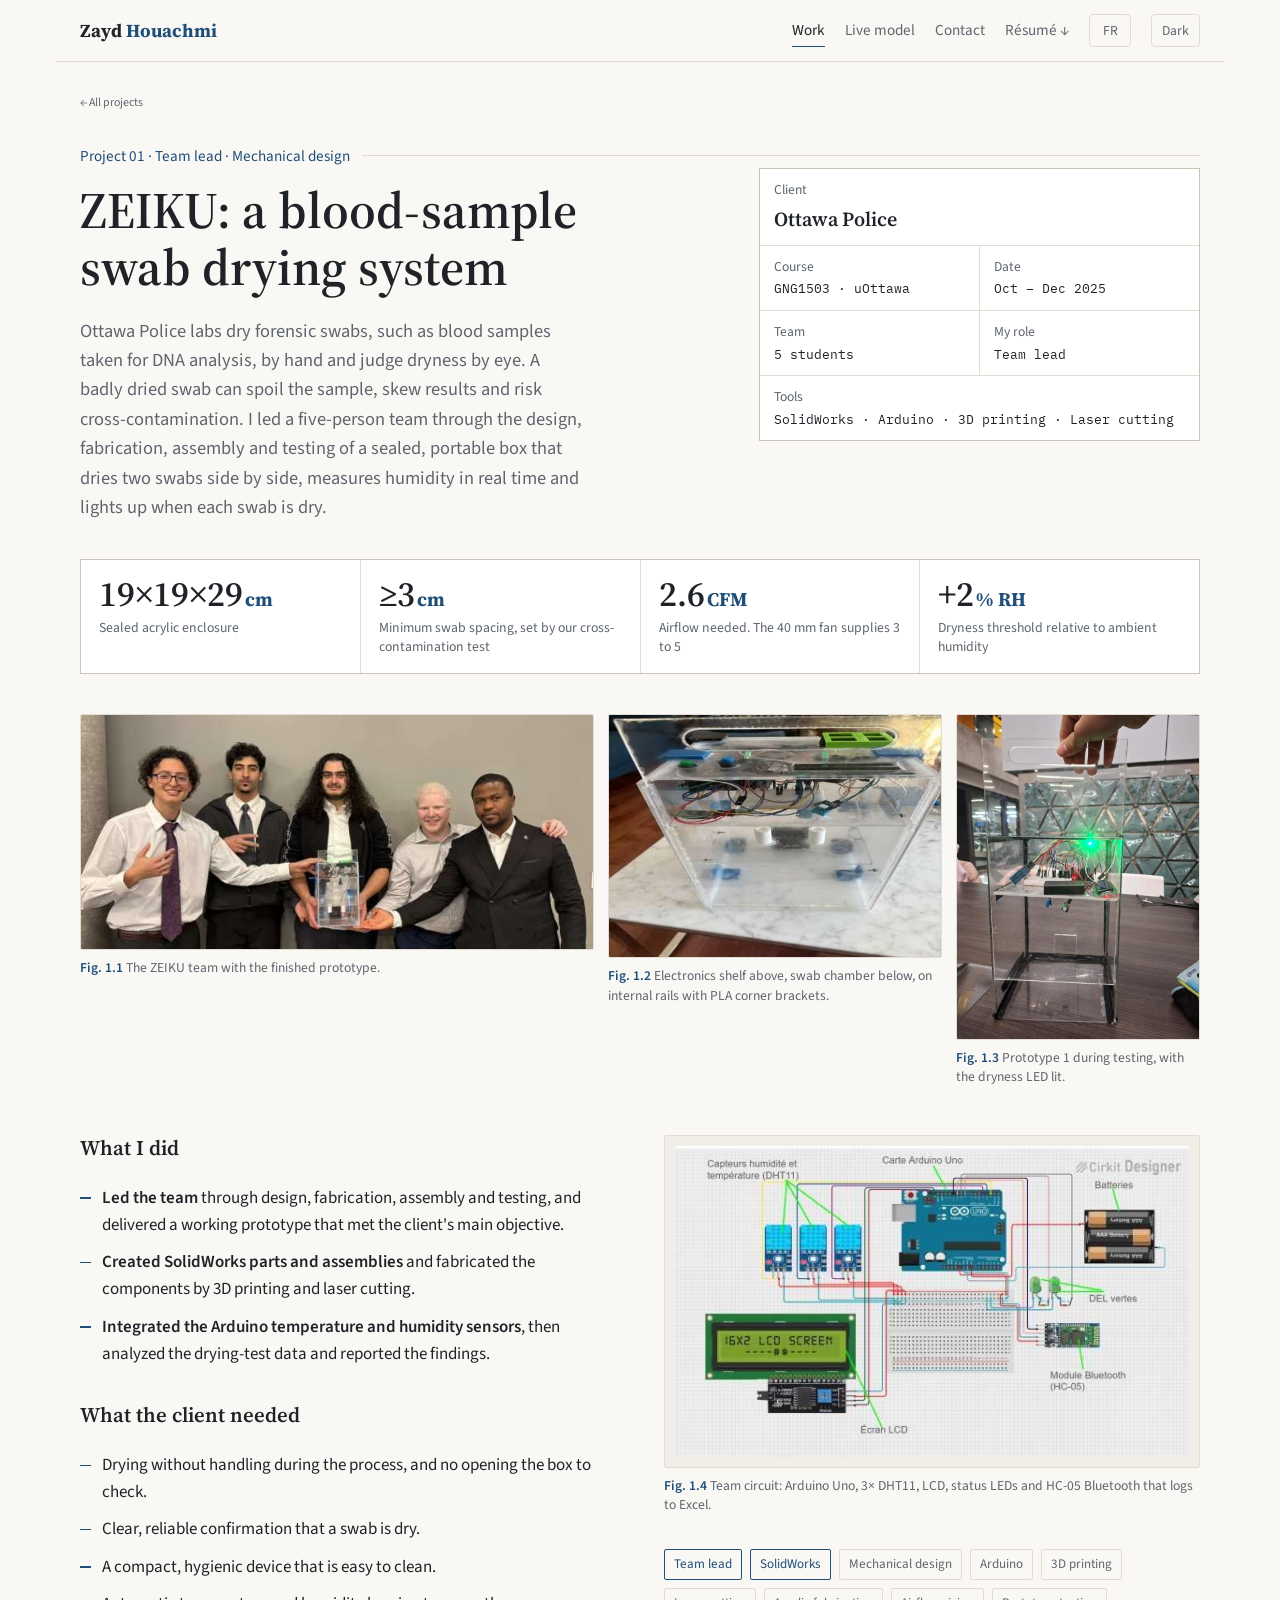
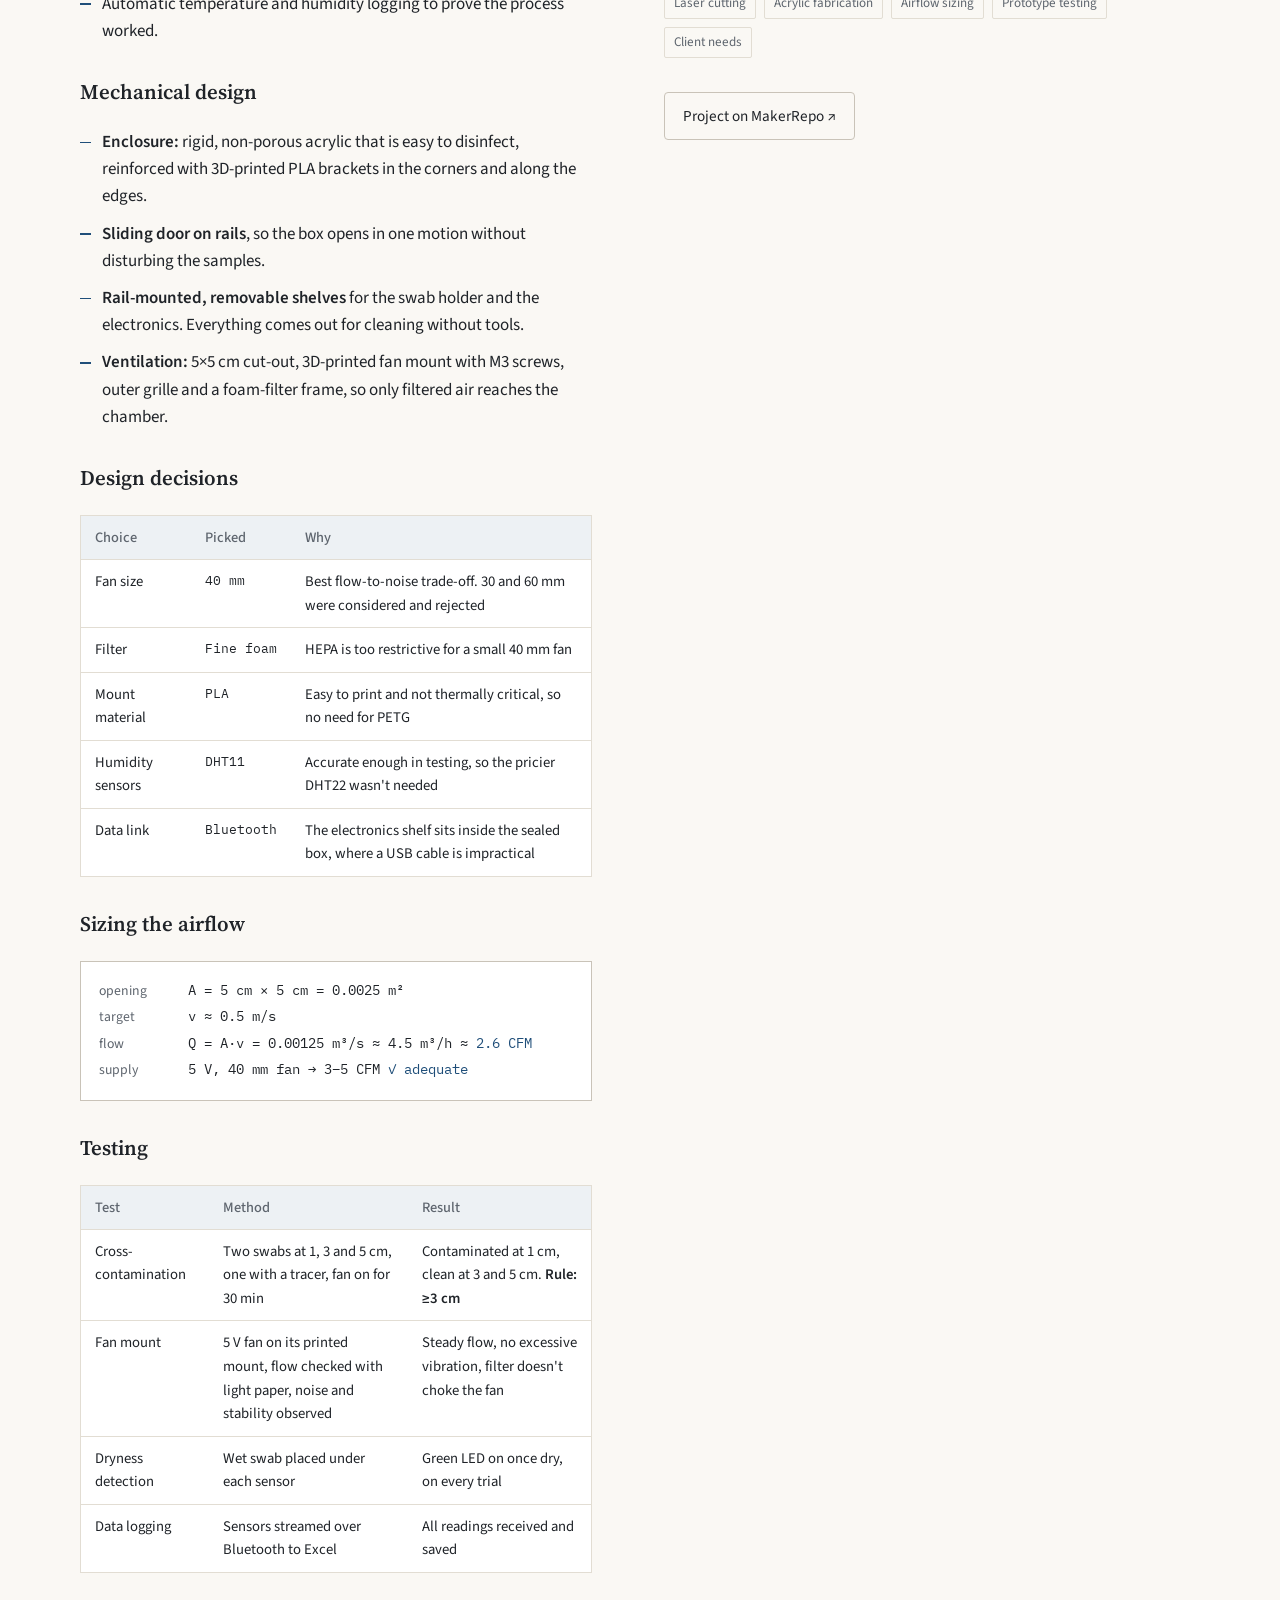
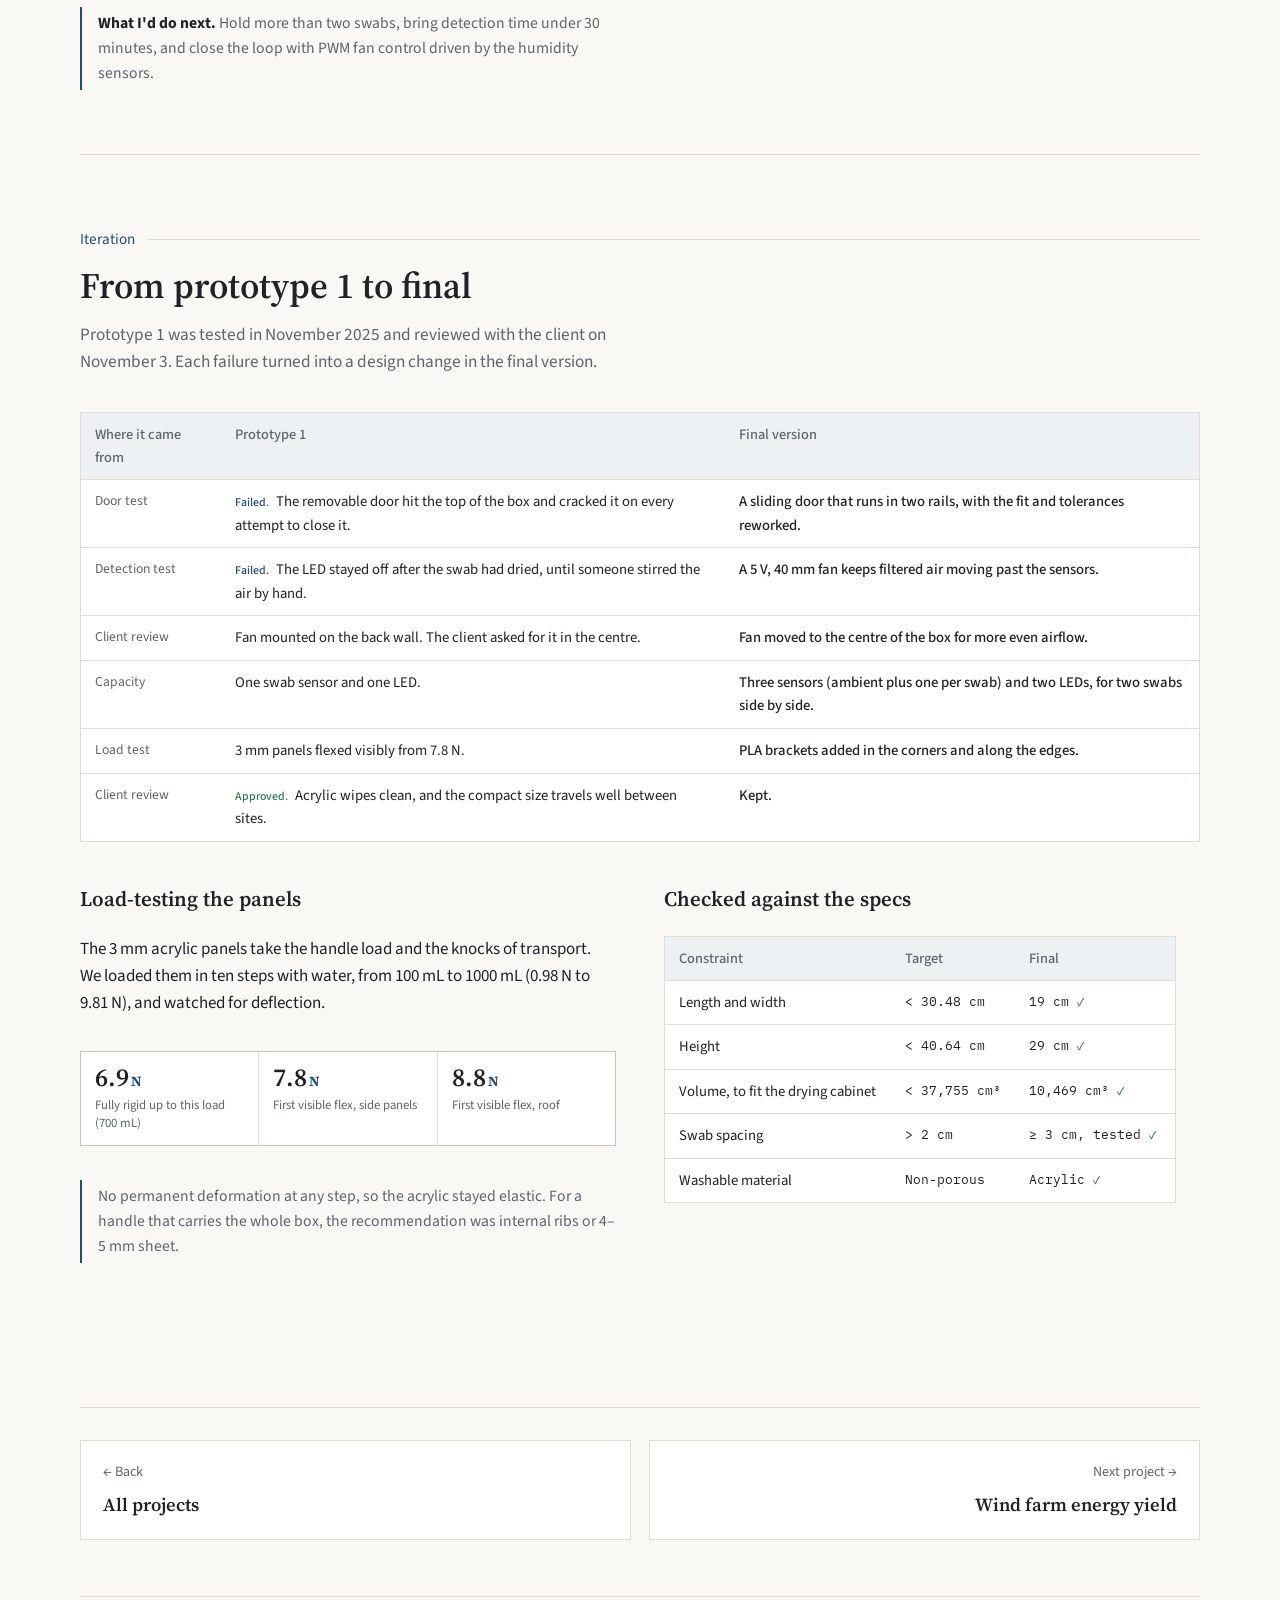
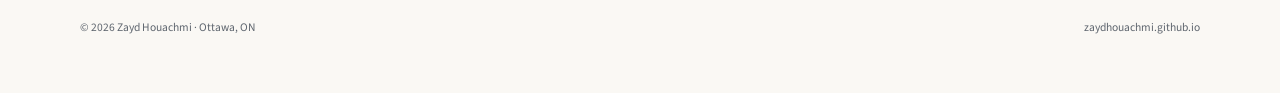
<file: work/zeiku.html>
<!doctype html>
<html lang="en">
<head>
<meta charset="utf-8">
<meta name="viewport" content="width=device-width, initial-scale=1, viewport-fit=cover">
<title>ZEIKU Swab Dryer | Zayd Houachmi</title>
<meta name="description" content="Mechanical design of ZEIKU, a sealed, sensor-controlled DNA swab dryer built for the Ottawa Police Service. GNG1503, University of Ottawa.">
<link rel="canonical" href="https://zaydhouachmi.github.io/work/zeiku.html">
<meta property="og:type" content="article">
<meta property="og:title" content="ZEIKU Swab Dryer | Zayd Houachmi">
<meta property="og:description" content="A sealed, portable swab dryer for the Ottawa Police: acrylic enclosure, rail-mounted shelves and filtered ventilation.">
<meta property="og:image" content="https://zaydhouachmi.github.io/assets/zeiku-team.jpg">
<meta name="twitter:card" content="summary_large_image">
<meta name="theme-color" content="#FAF8F4">
<link rel="icon" href="data:image/svg+xml,%3Csvg xmlns='http://www.w3.org/2000/svg' viewBox='0 0 32 32'%3E%3Crect width='32' height='32' rx='4' fill='%230A2342'/%3E%3Ccircle cx='16' cy='16' r='7' fill='none' stroke='%23FF8148' stroke-width='3'/%3E%3Ccircle cx='16' cy='16' r='2.5' fill='%23EAF2FB'/%3E%3C/svg%3E">
<script>(function(){var t=null;try{t=localStorage.getItem('zh-theme')}catch(e){}document.documentElement.setAttribute('data-theme',t==='dark'?'dark':'light')})()</script>
<link rel="preconnect" href="https://fonts.googleapis.com">
<link rel="preconnect" href="https://fonts.gstatic.com" crossorigin>
<link href="https://fonts.googleapis.com/css2?family=Source+Serif+4:wght@500;600;700&family=Source+Sans+3:ital,wght@0,400;0,500;0,600;1,400&family=IBM+Plex+Mono:wght@400;500&display=swap" rel="stylesheet">
<link rel="stylesheet" href="../assets/site.css?v=28">
</head>
<body>
<a class="skip" href="#main">Skip to content</a>
<div class="sheet">
  <header class="bar">
    <div class="wrap">
      <a class="wordmark" href="../">Zayd <span>Houachmi</span></a>
      <nav class="nav" aria-label="Sections">
        <a href="../#work" aria-current="page">Work</a>
        <a href="../#model">Live model</a>
        <a href="../#contact">Contact</a>
        <a href="../assets/Zayd-Houachmi-Resume.pdf" target="_blank" rel="noopener">Résumé ↓</a>
        <button class="theme-toggle" type="button" aria-pressed="false">Dark</button>
      </nav>
    </div>
  </header>

  <main class="wrap" id="main">
    <a class="crumb" href="../#work">← All projects</a>

    <section class="case-hero">
      <div class="label rise">Project 01 · Team lead · Mechanical design</div>
      <div class="case-top">
        <div>
          <h1 class="rise d1">ZEIKU: a blood-sample swab drying system</h1>
          <p class="lede rise d2">Ottawa Police labs dry forensic swabs, such as blood samples taken for DNA analysis, by hand and judge dryness by eye. A badly dried swab can spoil the sample, skew results and risk cross-contamination. I led a five-person team through the design, fabrication, assembly and testing of a sealed, portable box that dries two swabs side by side, measures humidity in real time and lights up when each swab is dry.</p>
        </div>
        <div class="titleblock rise d2">
          <div class="full"><span class="k">Client</span><span class="big">Ottawa Police</span></div>
          <div><span class="k">Course</span>GNG1503 · uOttawa</div>
          <div><span class="k">Date</span>Oct – Dec 2025</div>
          <div><span class="k">Team</span>5 students</div>
          <div><span class="k">My role</span>Team lead</div>
          <div class="full"><span class="k">Tools</span>SolidWorks · Arduino · 3D printing · Laser cutting</div>
        </div>
      </div>

      <div class="readings rise d3">
        <div><div class="v">19×19×29<small>cm</small></div><div class="d">Sealed acrylic enclosure</div></div>
        <div><div class="v">≥3<small>cm</small></div><div class="d">Minimum swab spacing, set by our cross-contamination test</div></div>
        <div><div class="v">2.6<small>CFM</small></div><div class="d">Airflow needed. The 40&nbsp;mm fan supplies 3 to 5</div></div>
        <div><div class="v">+2<small>% RH</small></div><div class="d">Dryness threshold relative to ambient humidity</div></div>
      </div>

      <div class="lead-fig lead-pair zeiku-lead">
        <figure>
          <div class="plate photo" style="aspect-ratio: 623 / 286;"><img src="../assets/zeiku-team.jpg" width="623" height="286" alt="The five-person ZEIKU team standing together, holding the finished acrylic swab dryer" fetchpriority="high"></div>
          <figcaption><b>Fig. 1.1</b> The ZEIKU team with the finished prototype.</figcaption>
        </figure>
        <figure>
          <div class="plate photo" style="aspect-ratio: 480 / 351;"><img src="../assets/zeiku-top.jpg" width="480" height="351" alt="ZEIKU enclosure with the electronics shelf on top, PLA corner brackets and swab holders below"></div>
          <figcaption><b>Fig. 1.2</b> Electronics shelf above, swab chamber below, on internal rails with PLA corner brackets.</figcaption>
        </figure>
        <figure>
          <div class="plate photo" style="aspect-ratio: 3 / 4;"><img src="../assets/zeiku-prototype1.jpg" width="720" height="960" alt="Prototype 1 on a table during testing, with the green dryness LED lit and the electronics on a shelf inside the acrylic box"></div>
          <figcaption><b>Fig. 1.3</b> Prototype 1 during testing, with the dryness LED lit.</figcaption>
        </figure>
      </div>
    </section>

    <div class="case-body">
      <div class="stack">
        <div class="prose">
          <h3>What I did</h3>
          <ul class="points">
            <li><strong>Led the team</strong> through design, fabrication, assembly and testing, and delivered a working prototype that met the client's main objective.</li>
            <li><strong>Created SolidWorks parts and assemblies</strong> and fabricated the components by 3D printing and laser cutting.</li>
            <li><strong>Integrated the Arduino temperature and humidity sensors</strong>, then analyzed the drying-test data and reported the findings.</li>
          </ul>
        </div>

        <div class="prose">
          <h3>What the client needed</h3>
          <ul class="points">
            <li>Drying without handling during the process, and no opening the box to check.</li>
            <li>Clear, reliable confirmation that a swab is dry.</li>
            <li>A compact, hygienic device that is easy to clean.</li>
            <li>Automatic temperature and humidity logging to prove the process worked.</li>
          </ul>
        </div>

        <div class="prose">
          <h3>Mechanical design</h3>
          <ul class="points">
            <li><strong>Enclosure:</strong> rigid, non-porous acrylic that is easy to disinfect, reinforced with 3D-printed PLA brackets in the corners and along the edges.</li>
            <li><strong>Sliding door on rails</strong>, so the box opens in one motion without disturbing the samples.</li>
            <li><strong>Rail-mounted, removable shelves</strong> for the swab holder and the electronics. Everything comes out for cleaning without tools.</li>
            <li><strong>Ventilation:</strong> 5×5&nbsp;cm cut-out, 3D-printed fan mount with M3 screws, outer grille and a foam-filter frame, so only filtered air reaches the chamber.</li>
          </ul>
        </div>

        <div class="prose">
          <h3>Design decisions</h3>
          <div class="table-wrap">
            <table>
              <thead><tr><th>Choice</th><th>Picked</th><th>Why</th></tr></thead>
              <tbody>
                <tr><td>Fan size</td><td class="mono">40 mm</td><td>Best flow-to-noise trade-off. 30 and 60&nbsp;mm were considered and rejected</td></tr>
                <tr><td>Filter</td><td class="mono">Fine foam</td><td>HEPA is too restrictive for a small 40&nbsp;mm fan</td></tr>
                <tr><td>Mount material</td><td class="mono">PLA</td><td>Easy to print and not thermally critical, so no need for PETG</td></tr>
                <tr><td>Humidity sensors</td><td class="mono">DHT11</td><td>Accurate enough in testing, so the pricier DHT22 wasn't needed</td></tr>
                <tr><td>Data link</td><td class="mono">Bluetooth</td><td>The electronics shelf sits inside the sealed box, where a USB cable is impractical</td></tr>
              </tbody>
            </table>
          </div>
        </div>

        <div class="prose">
          <h3>Sizing the airflow</h3>
          <div class="calc">
            <span class="k">opening</span>A = 5 cm × 5 cm = 0.0025 m²<br>
            <span class="k">target</span>v ≈ 0.5 m/s<br>
            <span class="k">flow</span>Q = A·v = 0.00125 m³/s ≈ 4.5 m³/h ≈ <span class="ok">2.6 CFM</span><br>
            <span class="k">supply</span>5 V, 40 mm fan → 3–5 CFM <span class="ok">✓ adequate</span>
          </div>
        </div>

        <div class="prose">
          <h3>Testing</h3>
          <div class="table-wrap">
            <table>
              <thead><tr><th>Test</th><th>Method</th><th>Result</th></tr></thead>
              <tbody>
                <tr><td>Cross-contamination</td><td>Two swabs at 1, 3 and 5&nbsp;cm, one with a tracer, fan on for 30&nbsp;min</td><td>Contaminated at 1&nbsp;cm, clean at 3 and 5&nbsp;cm. <strong>Rule: ≥3&nbsp;cm</strong></td></tr>
                <tr><td>Fan mount</td><td>5&nbsp;V fan on its printed mount, flow checked with light paper, noise and stability observed</td><td>Steady flow, no excessive vibration, filter doesn't choke the fan</td></tr>
                <tr><td>Dryness detection</td><td>Wet swab placed under each sensor</td><td>Green LED on once dry, on every trial</td></tr>
                <tr><td>Data logging</td><td>Sensors streamed over Bluetooth to Excel</td><td>All readings received and saved</td></tr>
              </tbody>
            </table>
          </div>
        </div>

        <div class="note"><strong>What I'd do next.</strong> Hold more than two swabs, bring detection time under 30 minutes, and close the loop with PWM fan control driven by the humidity sensors.</div>
      </div>

      <div class="stack">
        <figure>
          <div class="plate"><img src="../assets/zeiku-circuit.jpg" width="549" height="332" alt="Circuit diagram: Arduino Uno with three DHT11 sensors, a 16x2 LCD, two green LEDs, an HC-05 Bluetooth module and batteries" loading="lazy"></div>
          <figcaption><b>Fig. 1.4</b> Team circuit: Arduino Uno, 3× DHT11, LCD, status LEDs and HC-05 Bluetooth that logs to Excel.</figcaption>
        </figure>
        <div class="tags" aria-label="Skills used">
          <span class="tag hot">Team lead</span><span class="tag hot">SolidWorks</span><span class="tag">Mechanical design</span><span class="tag">Arduino</span><span class="tag">3D printing</span><span class="tag">Laser cutting</span><span class="tag">Acrylic fabrication</span><span class="tag">Airflow sizing</span><span class="tag">Prototype testing</span><span class="tag">Client needs</span>
        </div>
        <a class="btn" href="https://makerepo.com/ZaydHB/2774.zeiku" target="_blank" rel="noopener" style="justify-self: start;">Project on MakerRepo ↗</a>
      </div>
    </div>

    <section class="block" style="margin-top: 64px;">
      <div class="label">Iteration</div>
      <h2>From prototype 1 to final</h2>
      <p class="section-intro">Prototype 1 was tested in November 2025 and reviewed with the client on November 3. Each failure turned into a design change in the final version.</p>

      <div class="table-wrap">
        <table class="iter-table">
          <thead><tr><th>Where it came from</th><th>Prototype 1</th><th>Final version</th></tr></thead>
          <tbody>
            <tr><td>Door test</td><td><span class="fail">Failed.</span> The removable door hit the top of the box and cracked it on every attempt to close it.</td><td>A sliding door that runs in two rails, with the fit and tolerances reworked.</td></tr>
            <tr><td>Detection test</td><td><span class="fail">Failed.</span> The LED stayed off after the swab had dried, until someone stirred the air by hand.</td><td>A 5&nbsp;V, 40&nbsp;mm fan keeps filtered air moving past the sensors.</td></tr>
            <tr><td>Client review</td><td>Fan mounted on the back wall. The client asked for it in the centre.</td><td>Fan moved to the centre of the box for more even airflow.</td></tr>
            <tr><td>Capacity</td><td>One swab sensor and one LED.</td><td>Three sensors (ambient plus one per swab) and two LEDs, for two swabs side by side.</td></tr>
            <tr><td>Load test</td><td>3&nbsp;mm panels flexed visibly from 7.8&nbsp;N.</td><td>PLA brackets added in the corners and along the edges.</td></tr>
            <tr><td>Client review</td><td><span class="pass">Approved.</span> Acrylic wipes clean, and the compact size travels well between sites.</td><td>Kept.</td></tr>
          </tbody>
        </table>
      </div>

      <div class="case-body" style="margin-top: 44px;">
        <div class="stack">
          <div class="prose">
            <h3>Load-testing the panels</h3>
            <p>The 3&nbsp;mm acrylic panels take the handle load and the knocks of transport. We loaded them in ten steps with water, from 100&nbsp;mL to 1000&nbsp;mL (0.98&nbsp;N to 9.81&nbsp;N), and watched for deflection.</p>
          </div>
          <div class="readings three compact">
            <div><div class="v">6.9<small>N</small></div><div class="d">Fully rigid up to this load (700&nbsp;mL)</div></div>
            <div><div class="v">7.8<small>N</small></div><div class="d">First visible flex, side panels</div></div>
            <div><div class="v">8.8<small>N</small></div><div class="d">First visible flex, roof</div></div>
          </div>
          <p class="note">No permanent deformation at any step, so the acrylic stayed elastic. For a handle that carries the whole box, the recommendation was internal ribs or 4–5&nbsp;mm sheet.</p>
        </div>

        <div class="stack">
          <div class="prose">
            <h3>Checked against the specs</h3>
            <div class="table-wrap">
              <table>
                <thead><tr><th>Constraint</th><th>Target</th><th>Final</th></tr></thead>
                <tbody>
                  <tr><td>Length and width</td><td class="mono">&lt; 30.48 cm</td><td class="mono">19 cm <span class="pass">✓</span></td></tr>
                  <tr><td>Height</td><td class="mono">&lt; 40.64 cm</td><td class="mono">29 cm <span class="pass">✓</span></td></tr>
                  <tr><td>Volume, to fit the drying cabinet</td><td class="mono">&lt; 37,755 cm³</td><td class="mono">10,469 cm³ <span class="pass">✓</span></td></tr>
                  <tr><td>Swab spacing</td><td class="mono">&gt; 2 cm</td><td class="mono">≥ 3 cm, tested <span class="pass">✓</span></td></tr>
                  <tr><td>Washable material</td><td class="mono">Non-porous</td><td class="mono">Acrylic <span class="pass">✓</span></td></tr>
                </tbody>
              </table>
            </div>
          </div>
        </div>
      </div>
    </section>

    <nav class="next" aria-label="More projects">
      <a href="../#work"><span class="eyebrow">← Back</span><span class="t">All projects</span></a>
      <a class="fwd" href="wind-farm.html"><span class="eyebrow">Next project →</span><span class="t">Wind farm energy yield</span></a>
    </nav>

    <footer style="margin-top: 56px;">
      <span>© 2026 Zayd Houachmi · Ottawa, ON</span>
      <span><a href="../">zaydhouachmi.github.io</a></span>
    </footer>
  </main>
</div>
<script src="../assets/fr.js?v=27"></script>
<script src="../assets/i18n.js?v=27"></script>
<script src="../assets/site.js?v=27"></script>
</body>
</html>
</file>
<file: assets/site.css>
/*
  Layout: the site is one technical drawing set. Each section is a numbered
  "sheet"; each project opens with a title block (client, date, role, tools),
  a strip of key readings, then the write-up beside its figures.
  Light = graphite on vellum; dark = blueprint.
*/
:root {
  --bg: #ECEEEA;
  --surface: #F8F9F6;
  --plate: #FFFFFF;
  --fg: #18222D;
  --muted: #56616E;
  --grid: rgba(24,34,45,.075);
  --rule: rgba(24,34,45,.18);
  --line: #18222D;
  --accent: #C9461B;
  --accent-soft: rgba(201,70,27,.1);
  --accent-contrast: #FFFFFF;
  --ok: #2F7A4B;
  --font-display: 'Big Shoulders Stencil', 'Big Shoulders', 'Arial Narrow', sans-serif;
  --font-head: 'Big Shoulders', 'Arial Narrow', sans-serif;
  --font-body: 'Source Sans 3', system-ui, -apple-system, 'Segoe UI', sans-serif;
  --font-mono: 'IBM Plex Mono', ui-monospace, 'Cascadia Mono', Consolas, monospace;
  color-scheme: light;
}
@media (prefers-color-scheme: dark) {
  :root:not([data-theme="light"]) {
    --bg: #0A2342;
    --surface: #0F2B4F;
    --plate: #E8EDF2;
    --fg: #EAF2FB;
    --muted: #97AFCB;
    --grid: rgba(207,228,247,.085);
    --rule: rgba(207,228,247,.22);
    --line: #CFE4F7;
    --accent: #FF8148;
    --accent-soft: rgba(255,129,72,.13);
    --accent-contrast: #0A2342;
    --ok: #6FD39A;
    color-scheme: dark;
  }
}
:root[data-theme="dark"] {
  --bg: #0A2342;
  --surface: #0F2B4F;
  --plate: #E8EDF2;
  --fg: #EAF2FB;
  --muted: #97AFCB;
  --grid: rgba(207,228,247,.085);
  --rule: rgba(207,228,247,.22);
  --line: #CFE4F7;
  --accent: #FF8148;
  --accent-soft: rgba(255,129,72,.13);
  --accent-contrast: #0A2342;
  --ok: #6FD39A;
  color-scheme: dark;
}

*, *::before, *::after { box-sizing: border-box; }
html { scroll-behavior: smooth; scroll-padding-top: 76px; }
@media (prefers-reduced-motion: reduce) { html { scroll-behavior: auto; } }
body {
  margin: 0;
  background: var(--bg);
  color: var(--fg);
  font-family: var(--font-body);
  font-size: 17px;
  line-height: 1.6;
  -webkit-font-smoothing: antialiased;
  text-rendering: optimizeLegibility;
}
img { max-width: 100%; display: block; }
a { color: inherit; }
:focus-visible { outline: 2px solid var(--accent); outline-offset: 3px; }
::selection { background: var(--accent); color: var(--accent-contrast); }

.skip {
  position: absolute; left: 16px; top: -60px; z-index: 50;
  background: var(--accent); color: var(--accent-contrast);
  padding: 8px 14px; font-family: var(--font-mono); font-size: .8rem; text-decoration: none;
}
.skip:focus { top: 12px; }

.sheet {
  min-height: 100vh;
  padding: 0 clamp(16px, 5vw, 56px) 56px;
  background-image:
    linear-gradient(var(--grid) 1px, transparent 1px),
    linear-gradient(90deg, var(--grid) 1px, transparent 1px);
  background-size: 28px 28px;
}
.wrap { max-width: 1120px; margin: 0 auto; }

/* ---------- Header ---------- */
header.bar {
  position: sticky;
  top: env(safe-area-inset-top, 0px);
  z-index: 20;
  background: var(--bg);
  border-bottom: 1px solid var(--rule);
}
header.bar .wrap {
  display: flex; align-items: center; justify-content: space-between;
  gap: 10px 20px; flex-wrap: wrap; padding-block: 14px;
}
.wordmark {
  font-family: var(--font-head); font-weight: 800; font-size: 1.15rem;
  letter-spacing: .05em; text-transform: uppercase; text-decoration: none;
}
.wordmark span { color: var(--accent); }
.nav { display: flex; align-items: center; gap: 4px 20px; flex-wrap: wrap; }
.nav a {
  font-family: var(--font-mono); font-size: .74rem; letter-spacing: .08em;
  text-transform: uppercase; text-decoration: none; color: var(--muted);
  padding-block: 4px; border-bottom: 1px solid transparent;
}
.nav a:hover, .nav a[aria-current="page"] { color: var(--fg); border-color: var(--accent); }
.theme-toggle, .lang-toggle {
  font-family: var(--font-mono); font-size: .68rem; letter-spacing: .06em; text-transform: uppercase;
  color: var(--muted); background: transparent; border: 1px solid var(--rule);
  border-radius: 3px; padding: 6px 10px; cursor: pointer;
}
.theme-toggle:hover, .lang-toggle:hover { color: var(--fg); border-color: var(--accent); }
.lang-toggle { min-width: 2.6rem; }

/* ---------- Type & shared ---------- */
.label {
  display: flex; align-items: center; gap: 12px;
  font-family: var(--font-mono); font-size: .72rem; letter-spacing: .14em;
  text-transform: uppercase; color: var(--accent);
}
.label::after { content: ""; flex: 1; height: 1px; background: var(--rule); }
.eyebrow {
  font-family: var(--font-mono); font-size: .72rem; letter-spacing: .1em;
  text-transform: uppercase; color: var(--muted);
}
section.block { padding-block: 72px; border-top: 1px solid var(--rule); }
h1, h2, h3 { text-wrap: balance; }
h2 {
  font-family: var(--font-head); font-weight: 800; font-size: clamp(2.1rem, 5vw, 3.1rem);
  line-height: 1; letter-spacing: .01em; text-transform: uppercase; margin: 14px 0 14px;
}
.section-intro { color: var(--muted); max-width: 60ch; font-size: 1.08rem; margin: 0 0 36px; }
h3 {
  font-family: var(--font-head); font-weight: 700; font-size: 1.3rem;
  letter-spacing: .02em; text-transform: uppercase; margin: 0 0 10px;
}
p { margin: 0; }
.prose { display: grid; gap: 14px; max-width: 64ch; }
.prose strong, .points strong { font-weight: 600; }

.btn {
  display: inline-flex; align-items: center; gap: 8px;
  font-family: var(--font-mono); font-size: .8rem; letter-spacing: .05em; text-transform: uppercase;
  text-decoration: none; padding: 11px 18px; border: 1.5px solid var(--line); border-radius: 3px;
  background: transparent; color: inherit; cursor: pointer;
  transition: border-color .15s, color .15s, background-color .15s, transform .15s;
}
.btn.primary { background: var(--accent); border-color: var(--accent); color: var(--accent-contrast); }
.btn.primary:hover { transform: translateY(-1px); }
.btn:not(.primary):hover { border-color: var(--accent); color: var(--accent); }
.cta { display: flex; flex-wrap: wrap; gap: 12px; }

.tags { display: flex; flex-wrap: wrap; gap: 8px; }
.tag {
  font-family: var(--font-mono); font-size: .72rem; letter-spacing: .03em;
  padding: 4px 9px; border: 1px solid var(--rule); border-radius: 2px;
  color: var(--muted); background: var(--surface);
}
.tag.hot { color: var(--accent); border-color: var(--accent); background: var(--accent-soft); }

ul.points { margin: 0; padding: 0; list-style: none; display: grid; gap: 10px; }
ul.points li { position: relative; padding-left: 22px; }
ul.points li::before {
  content: ""; position: absolute; left: 0; top: .74em; width: 11px; height: 1.5px; background: var(--accent);
}

/* ---------- Title block & readings ---------- */
.titleblock {
  border: 1.5px solid var(--line); background: var(--rule);
  display: grid; grid-template-columns: 1fr 1fr; gap: 1px;
  font-family: var(--font-mono); font-size: .8rem;
}
.titleblock > div { padding: 10px 14px; background: var(--surface); min-width: 0; overflow-wrap: anywhere; }
.titleblock > div.full { grid-column: 1 / -1; }
.titleblock .k {
  display: block; font-size: .62rem; letter-spacing: .1em; text-transform: uppercase;
  color: var(--muted); margin-bottom: 2px;
}
.titleblock .big { font-family: var(--font-head); font-weight: 800; font-size: 1.25rem; letter-spacing: .03em; text-transform: uppercase; }

.readings {
  display: grid; grid-template-columns: repeat(4, minmax(0, 1fr));
  border: 1.5px solid var(--line); background: var(--rule); gap: 1px;
}
.readings > div { padding: 16px 18px; background: var(--surface); min-width: 0; }
.readings .v {
  font-family: var(--font-head); font-weight: 800; font-size: clamp(1.6rem, 3.4vw, 2.2rem);
  line-height: 1.05; font-variant-numeric: tabular-nums;
}
.readings .v small { font-size: .55em; font-weight: 700; color: var(--accent); margin-left: 2px; letter-spacing: .02em; }
.readings .d { font-size: .86rem; color: var(--muted); margin-top: 6px; line-height: 1.4; }
.readings.three { grid-template-columns: repeat(3, minmax(0, 1fr)); }
.readings.compact > div { padding: 12px 14px; }
.readings.compact .v { font-size: clamp(1.3rem, 2.4vw, 1.6rem); }
.readings.compact .d { font-size: .8rem; }

/* ---------- Hero ---------- */
.hero { padding-block: 64px 72px; }
.hero-grid {
  display: grid; grid-template-columns: minmax(0, 1.05fr) minmax(0, 1fr);
  gap: 48px; align-items: center;
}
.status {
  display: inline-flex; align-items: center; gap: 8px;
  font-family: var(--font-mono); font-size: .72rem; letter-spacing: .08em; text-transform: uppercase;
  color: var(--fg); border: 1px solid var(--rule); background: var(--surface);
  padding: 6px 11px; border-radius: 999px;
}
.status i { width: 8px; height: 8px; border-radius: 50%; background: var(--ok); box-shadow: 0 0 0 0 var(--ok); }
@media (prefers-reduced-motion: no-preference) {
  .status i { animation: ping 2.4s ease-out infinite; }
  @keyframes ping { 0% { box-shadow: 0 0 0 0 color-mix(in srgb, var(--ok) 60%, transparent); } 70%, 100% { box-shadow: 0 0 0 8px transparent; } }
}
.hero h1 {
  font-family: var(--font-display); font-weight: 800;
  font-size: clamp(3.6rem, 11vw, 8.2rem); line-height: .86; letter-spacing: .005em;
  text-transform: uppercase; margin: 22px 0 18px;
}
.hero .role {
  font-family: var(--font-head); font-weight: 700; font-size: clamp(1.15rem, 2.4vw, 1.5rem);
  letter-spacing: .04em; text-transform: uppercase; color: var(--accent); margin-bottom: 14px;
}
.hero .pitch { font-size: clamp(1.12rem, 1.8vw, 1.3rem); line-height: 1.5; max-width: 34em; margin-bottom: 30px; }
.hero .pitch em { font-style: normal; color: var(--accent); font-weight: 600; }

/* Drawing frame with zone markers (A–C / 1–4), like a real drawing sheet border */
.dwg { position: relative; border: 1.5px solid var(--line); background: var(--surface); padding: 22px; }
.dwg .zones { position: absolute; display: flex; font-family: var(--font-mono); font-size: .6rem; color: var(--muted); pointer-events: none; }
.dwg .zones.top, .dwg .zones.bottom { left: 22px; right: 22px; justify-content: space-around; }
.dwg .zones.top { top: 4px; }
.dwg .zones.bottom { bottom: 4px; }
.dwg .zones.left, .dwg .zones.right { top: 22px; bottom: 22px; flex-direction: column; justify-content: space-around; }
.dwg .zones.left { left: 7px; }
.dwg .zones.right { right: 7px; }
.dwg .view { position: relative; border: 1px solid var(--rule); background: var(--plate); overflow: hidden; }
.dwg .view img { width: 100%; height: auto; }
.dwg .view .callout {
  position: absolute; font-family: var(--font-mono); font-size: .66rem; letter-spacing: .04em;
  color: #18222D; background: rgba(255,255,255,.86); border: 1px solid rgba(24,34,45,.35);
  padding: 3px 7px; border-radius: 2px; white-space: nowrap;
}
.dwg .tb {
  display: grid; grid-template-columns: 1.3fr 1fr 1fr; margin-top: 12px;
  border: 1px solid var(--line); background: var(--rule); gap: 1px; font-family: var(--font-mono); font-size: .72rem;
}
.dwg .tb > div { background: var(--surface); padding: 7px 10px; min-width: 0; overflow-wrap: anywhere; }
.dwg .tb .k { display: block; font-size: .58rem; letter-spacing: .1em; text-transform: uppercase; color: var(--muted); }

.glance { margin-top: 56px; }

/* ---------- Featured work ---------- */
.features { display: grid; gap: 28px; }
.feature {
  display: grid; grid-template-columns: minmax(0, 1.1fr) minmax(0, 1fr); gap: 0;
  border: 1.5px solid var(--line); background: var(--surface); text-decoration: none;
  transition: transform .2s, box-shadow .2s;
}
.feature:hover { transform: translateY(-3px); box-shadow: 0 14px 30px -18px rgba(0,0,0,.45); }
.feature:hover .go { color: var(--accent); }
.feature:hover .go span { transform: translateX(4px); }
.feature.flip { grid-template-columns: minmax(0, 1fr) minmax(0, 1.1fr); }
.feature.flip .media { order: 2; border-right: none; border-left: 1px solid var(--rule); }
.feature .media { background: var(--plate); border-right: 1px solid var(--rule); min-height: 280px; display: grid; place-items: center; overflow: hidden; }
.feature .media img { width: 100%; height: 100%; object-fit: cover; transition: transform .5s; }
.feature .media.contain img { object-fit: contain; padding: 18px; }
.feature:hover .media img { transform: scale(1.025); }
.feature .body { padding: 28px clamp(20px, 3vw, 36px); display: grid; gap: 16px; align-content: start; min-width: 0; }
.feature .num { display: flex; justify-content: space-between; gap: 12px; flex-wrap: wrap; }
.feature h3 { font-family: var(--font-head); font-weight: 800; font-size: clamp(1.6rem, 3vw, 2.1rem); line-height: 1.02; margin: 0; }
.feature p.sum { color: var(--muted); }
.go {
  font-family: var(--font-mono); font-size: .78rem; letter-spacing: .06em; text-transform: uppercase;
  display: inline-flex; gap: 8px; align-items: center; transition: color .15s;
}
.go span { transition: transform .2s; display: inline-block; }

/* Data sheet: a fixed blueprint panel (same look in both themes) for projects without photos yet */
.feature .media.datasheet {
  background-color: #0A2342;
  background-image:
    linear-gradient(rgba(207,228,247,.09) 1px, transparent 1px),
    linear-gradient(90deg, rgba(207,228,247,.09) 1px, transparent 1px);
  background-size: 22px 22px;
  color: #EAF2FB;
  padding: clamp(22px, 4vw, 40px);
  place-items: center start;
}
.ds { display: grid; gap: 10px; width: 100%; max-width: 440px; }
.ds-k { display: block; font-family: var(--font-mono); font-size: .64rem; letter-spacing: .12em; text-transform: uppercase; color: #97AFCB; }
.ds-big { font-family: var(--font-display); font-weight: 800; font-size: clamp(3.2rem, 7vw, 5.2rem); line-height: .9; color: #FF8148; letter-spacing: .01em; }
.ds-big sub { font-size: .42em; }
.ds-mid { font-family: var(--font-head); font-weight: 800; font-size: clamp(1.6rem, 3vw, 2.2rem); text-transform: uppercase; letter-spacing: .02em; }
.ds-mid em { font-style: normal; color: #97AFCB; font-size: .6em; letter-spacing: .06em; }
.ds-row { display: grid; grid-template-columns: 1fr 1fr; gap: 1px; margin-top: 10px; background: rgba(207,228,247,.25); border: 1px solid rgba(207,228,247,.5); }
.ds-row > div { background: #0A2342; padding: 10px 12px; font-family: var(--font-mono); font-size: .78rem; }

/* ---------- Wake demo ---------- */
/* The wake demo always uses the light, red-on-white palette, whatever the page theme */
.wake {
  --bg: #ECEEEA;
  --surface: #FFFFFF;
  --fg: #18222D;
  --muted: #56616E;
  --grid: rgba(24,34,45,.075);
  --rule: rgba(24,34,45,.18);
  --line: #18222D;
  --accent: #C62828;
  --accent-soft: rgba(198,40,40,.1);
  --accent-contrast: #FFFFFF;
  color-scheme: light;
  color: var(--fg);
  border: 1.5px solid #CFE4F7;
  background: var(--surface);
}
.wake a { color: var(--accent); }
.wake-grid { display: grid; grid-template-columns: minmax(0, 1.55fr) minmax(0, 1fr); }
.wake-canvas { position: relative; border-right: 1px solid var(--rule); min-width: 0; }
.wake-canvas canvas { display: block; width: 100%; height: auto; aspect-ratio: 16 / 10; }
.wake-legend {
  display: flex; justify-content: space-between; gap: 10px; flex-wrap: wrap;
  padding: 10px 14px; border-top: 1px solid var(--rule);
  font-family: var(--font-mono); font-size: .68rem; color: var(--muted);
}
.wake-legend .ramp { display: inline-block; width: 90px; height: 8px; vertical-align: middle; margin: 0 6px; border: 1px solid var(--rule); background: linear-gradient(90deg, var(--surface), var(--accent)); }
.wake-ctrl { padding: 20px; display: grid; gap: 16px; align-content: start; min-width: 0; }
.ctrl { display: grid; gap: 4px; }
.ctrl label { display: flex; justify-content: space-between; gap: 8px; font-family: var(--font-mono); font-size: .7rem; letter-spacing: .08em; text-transform: uppercase; color: var(--muted); }
.ctrl output { color: var(--fg); font-variant-numeric: tabular-nums; letter-spacing: 0; }
.ctrl input[type="range"] { width: 100%; accent-color: var(--accent); margin: 2px 0; }
.wake-out { display: grid; grid-template-columns: 1fr 1fr; border: 1px solid var(--rule); background: var(--rule); gap: 1px; }
.wake-out > div { background: var(--bg); padding: 10px 12px; }
.wake-out .k { display: block; font-family: var(--font-mono); font-size: .6rem; letter-spacing: .1em; text-transform: uppercase; color: var(--muted); }
.wake-out .v { font-family: var(--font-head); font-weight: 800; font-size: 1.7rem; line-height: 1.1; font-variant-numeric: tabular-nums; }
.wake-out .v.bad { color: var(--accent); }
.bars { display: grid; gap: 5px; }
.tbar { display: grid; grid-template-columns: 34px minmax(0, 1fr) 62px; gap: 8px; align-items: center; font-family: var(--font-mono); font-size: .7rem; font-variant-numeric: tabular-nums; }
.tbar .track { height: 8px; background: var(--grid); border: 1px solid var(--rule); position: relative; overflow: hidden; }
.tbar .fill { position: absolute; inset: 0 auto 0 0; background: var(--fg); transition: width .2s; }
.tbar .fill.low { background: var(--accent); }
.tbar .val { text-align: right; color: var(--muted); }
.wake-actions { display: flex; flex-wrap: wrap; gap: 8px; }
.wake-actions .btn { padding: 8px 12px; font-size: .7rem; }
.wake-note { font-size: .84rem; color: var(--muted); line-height: 1.5; padding: 14px 20px; border-top: 1px solid var(--rule); }

/* ---------- Experience timeline ---------- */
.timeline { display: grid; gap: 0; border-left: 1.5px solid var(--line); margin-left: 6px; }
.tl-item { position: relative; padding: 0 0 40px 34px; display: grid; grid-template-columns: 190px minmax(0, 1fr); gap: 12px 32px; }
.tl-item:last-child { padding-bottom: 4px; }
.tl-item::before {
  content: ""; position: absolute; left: -8px; top: 6px; width: 13px; height: 13px;
  background: var(--bg); border: 2px solid var(--accent); transform: rotate(45deg);
}
.tl-when { font-family: var(--font-mono); font-size: .76rem; letter-spacing: .06em; text-transform: uppercase; color: var(--muted); padding-top: 3px; }
.tl-what h3 { font-size: 1.45rem; margin-bottom: 2px; }
.tl-what .org { color: var(--accent); font-weight: 600; margin-bottom: 12px; display: block; }
.tl-what .points { font-size: .98rem; }

.flow { display: grid; grid-template-columns: repeat(5, minmax(0, 1fr)); border: 1.5px solid var(--line); background: var(--rule); gap: 1px; }
.flow > div { background: var(--surface); padding: 16px 18px 16px 18px; position: relative; display: grid; gap: 4px; align-content: start; }
.flow > div:not(:last-child)::after {
  content: "→"; position: absolute; right: -9px; top: 50%; transform: translateY(-50%); z-index: 1;
  width: 18px; height: 18px; display: grid; place-items: center; font-size: .75rem;
  background: var(--accent); color: var(--accent-contrast); border-radius: 50%;
}
.flow strong { font-family: var(--font-head); font-weight: 800; font-size: 1.3rem; text-transform: uppercase; letter-spacing: .02em; }
.flow p { font-size: .86rem; color: var(--muted); line-height: 1.4; }
@media (max-width: 760px) {
  .flow { grid-template-columns: minmax(0, 1fr); }
  .flow > div:not(:last-child)::after { content: "↓"; right: auto; left: 18px; top: auto; bottom: -9px; transform: none; }
}

.soft { margin-top: 56px; padding-top: 36px; border-top: 1px dashed var(--rule); }
.soft-head { display: flex; justify-content: space-between; align-items: end; gap: 8px 24px; flex-wrap: wrap; margin-bottom: 20px; }
.soft-head h3 { font-size: clamp(1.4rem, 3vw, 1.8rem); margin: 0; }
.soft-head p { color: var(--muted); max-width: 46ch; }
.soft-grid { display: grid; grid-template-columns: repeat(auto-fit, minmax(min(100%, 290px), 1fr)); gap: 16px; }
.soft-grid article { border: 1.5px solid var(--rule); background: var(--surface); padding: 20px 22px; display: grid; gap: 12px; align-content: start; grid-template-rows: auto auto 1fr auto auto; transition: border-color .15s; }
.soft-grid article:hover { border-color: var(--line); }
.soft-grid .num { display: flex; justify-content: space-between; gap: 8px; }
.soft-grid h4 { font-family: var(--font-head); font-weight: 800; font-size: 1.45rem; letter-spacing: .02em; text-transform: uppercase; margin: 0; line-height: 1.05; }
.soft-grid p { font-size: .94rem; color: var(--muted); line-height: 1.5; }
.soft-grid .links { display: flex; flex-wrap: wrap; gap: 8px 18px; padding-top: 10px; border-top: 1px solid var(--rule); }
.soft-grid .links a { font-family: var(--font-mono); font-size: .76rem; letter-spacing: .05em; text-transform: uppercase; text-decoration: none; border-bottom: 1px solid var(--rule); padding-bottom: 1px; }
.soft-grid .links a:hover { color: var(--accent); border-color: var(--accent); }

.also { margin-top: 48px; padding-top: 32px; border-top: 1px dashed var(--rule); }
.also h3 { margin-bottom: 18px; }
.also-grid { display: grid; grid-template-columns: repeat(auto-fit, minmax(min(100%, 240px), 1fr)); gap: 14px; }
.also-grid > div { border: 1px solid var(--rule); background: var(--surface); padding: 16px 18px; display: grid; gap: 6px; align-content: start; }
.also-grid strong { font-weight: 600; line-height: 1.3; }
.also-grid p { font-size: .92rem; color: var(--muted); line-height: 1.5; }

/* ---------- Skills evidence table ---------- */
.table-wrap { overflow-x: auto; border: 1px solid var(--rule); background: var(--surface); }
table { width: 100%; border-collapse: collapse; font-size: .92rem; }
th, td { text-align: left; padding: 10px 14px; border-bottom: 1px solid var(--rule); vertical-align: top; }
tbody tr:last-child td { border-bottom: none; }
th {
  font-family: var(--font-mono); font-size: .66rem; font-weight: 500; letter-spacing: .1em;
  text-transform: uppercase; color: var(--muted); background: var(--accent-soft);
}
td.mono { font-family: var(--font-mono); font-size: .82rem; white-space: nowrap; }
.skills-table td:first-child { font-family: var(--font-head); font-weight: 700; font-size: 1.08rem; letter-spacing: .02em; text-transform: uppercase; white-space: nowrap; }
.skills-table td:last-child a { font-family: var(--font-mono); font-size: .76rem; text-decoration: none; border-bottom: 1px solid var(--rule); white-space: nowrap; }
.skills-table td:last-child a:hover { color: var(--accent); border-color: var(--accent); }
.skills-table tbody tr:hover td { background: var(--accent-soft); }

/* ---------- Contact ---------- */
.contact-card {
  border: 1.5px solid var(--line); background: var(--surface);
  display: grid; grid-template-columns: minmax(0, 1.3fr) minmax(0, 1fr); gap: 0;
}
.contact-card > div { padding: clamp(24px, 4vw, 44px); min-width: 0; }
.contact-card > div + div { border-left: 1px solid var(--rule); display: grid; gap: 14px; align-content: center; }
.contact-card h2 { margin-top: 0; }
.contact-card p { color: var(--muted); font-size: 1.1rem; max-width: 40ch; }
.contact-card .btn { justify-content: space-between; }
.contact-card p strong { color: var(--fg); font-weight: 600; }
.email-row { display: flex; flex-wrap: wrap; align-items: center; gap: 8px 12px; margin-top: 24px; padding-top: 18px; border-top: 1px solid var(--rule); }
.email-row .eyebrow { width: 100%; }
.email { font-family: var(--font-mono); font-size: clamp(.92rem, 2.2vw, 1.12rem); user-select: all; overflow-wrap: anywhere; }
.email-row .btn.copy { padding: 6px 12px; font-size: .68rem; justify-content: center; }

footer {
  border-top: 1px solid var(--rule); padding-top: 22px; margin-top: 8px;
  display: flex; justify-content: space-between; flex-wrap: wrap; gap: 8px 20px;
  font-family: var(--font-mono); font-size: .72rem; letter-spacing: .04em; color: var(--muted);
}
footer a { text-decoration: none; }
footer a:hover { color: var(--accent); }

/* ---------- Case study pages ---------- */
.crumb {
  display: inline-flex; gap: 8px; margin-top: 32px;
  font-family: var(--font-mono); font-size: .74rem; letter-spacing: .08em; text-transform: uppercase;
  text-decoration: none; color: var(--muted);
}
.crumb:hover { color: var(--accent); }
.case-hero { padding-block: 28px 48px; }
.case-hero h1 {
  font-family: var(--font-head); font-weight: 800; font-size: clamp(2.4rem, 6vw, 4.4rem);
  line-height: .98; letter-spacing: .005em; text-transform: uppercase; margin: 14px 0 20px; max-width: 18ch;
}
.case-top { display: grid; grid-template-columns: minmax(0, 1.45fr) minmax(0, 1fr); gap: 40px; align-items: start; margin-bottom: 36px; }
.case-top .lede { font-size: 1.15rem; color: var(--muted); max-width: 56ch; }
.lead-fig { margin-top: 40px; }

.case-body { display: grid; grid-template-columns: minmax(0, 1fr) minmax(0, 1fr); gap: 48px; align-items: start; }
.stack { display: grid; gap: 34px; min-width: 0; }
.sticky { position: sticky; top: 90px; }

figure { margin: 0; min-width: 0; }
.plate { background: var(--plate); border: 1px solid var(--rule); padding: 10px; border-radius: 2px; }
.plate img { width: 100%; height: auto; margin: 0 auto; }
.plate.photo { padding: 0; overflow: hidden; }
.plate.photo img { width: 100%; height: 100%; object-fit: cover; }
figcaption { font-family: var(--font-mono); font-size: .72rem; letter-spacing: .02em; color: var(--muted); margin-top: 8px; line-height: 1.45; }
figcaption b { color: var(--accent); font-weight: 500; }
.fig-pair { display: grid; grid-template-columns: 1fr 1fr; gap: 14px; }
.lead-pair { display: grid; grid-template-columns: minmax(0, 1.865fr) minmax(0, 1.039fr); gap: 14px; align-items: start; }

/* SolidWorks screen recording: its own light-grey studio background, same in both themes */
.cad-motion { position: relative; background: #DCDCD9; }
.cad-motion video { display: block; width: 100%; height: 100%; object-fit: cover; }
.feature .media.cad-motion {
  display: block;
  background:
    linear-gradient(#E3E4DF, #ECECEC 50%, #DDDDDB) left / 50% 100% no-repeat,
    linear-gradient(#DDDDDF, #E1E1DF 50%, #D6D7D2) right / 50% 100% no-repeat;
}
.feature .media.cad-motion video {
  position: absolute; inset: 0; object-fit: contain; transition: transform .5s;
  -webkit-mask-image: linear-gradient(90deg, transparent, #000 7%, #000 93%, transparent);
  mask-image: linear-gradient(90deg, transparent, #000 7%, #000 93%, transparent);
}
.feature:hover .media.cad-motion video { transform: scale(1.025); }
.live-tag {
  position: absolute; left: 10px; top: 10px; display: inline-flex; align-items: center; gap: 7px;
  font-family: var(--font-mono); font-size: .64rem; letter-spacing: .08em; text-transform: uppercase;
  color: #F4F6F8; background: rgba(24,34,45,.84); padding: 4px 8px; border-radius: 2px; pointer-events: none;
}
.live-tag::before { content: ""; width: 7px; height: 7px; border-radius: 50%; background: #E5532A; }
@media (prefers-reduced-motion: no-preference) {
  .live-tag::before { animation: blink 1.6s steps(2, start) infinite; }
  @keyframes blink { to { visibility: hidden; } }
}
.fig-pair .plate.photo { aspect-ratio: 4 / 3; }

.calc {
  border: 1.5px solid var(--line); background: var(--surface); padding: 16px 18px;
  font-family: var(--font-mono); font-size: .86rem; line-height: 1.85; overflow-x: auto; white-space: nowrap;
}
.calc .k { color: var(--muted); display: inline-block; min-width: 6.5em; }
.calc .ok { color: var(--accent); }

.note { border-left: 2px solid var(--accent); padding: 4px 0 4px 16px; color: var(--muted); font-size: .98rem; }
.note strong { color: var(--fg); }

.next {
  display: grid; grid-template-columns: 1fr 1fr; gap: 18px; margin-top: 72px; padding-top: 32px; border-top: 1px solid var(--rule);
}
.next a {
  border: 1.5px solid var(--rule); background: var(--surface); padding: 20px 22px; text-decoration: none;
  display: grid; gap: 6px; transition: border-color .15s;
}
.next a:hover { border-color: var(--accent); }
.next a.fwd { text-align: right; }
.next .t { font-family: var(--font-head); font-weight: 800; font-size: 1.4rem; text-transform: uppercase; letter-spacing: .02em; }

/* ---------- Responsive ---------- */
@media (max-width: 920px) {
  .hero-grid, .case-top, .case-body, .wake-grid, .contact-card, .lead-pair { grid-template-columns: minmax(0, 1fr); }
  .lead-pair .cad-motion { max-width: 460px; }
  .feature, .feature.flip { grid-template-columns: minmax(0, 1fr); }
  .feature .media, .feature.flip .media { order: 0; border: none; border-bottom: 1px solid var(--rule); min-height: 0; aspect-ratio: 16 / 10; }
  .wake-canvas { border-right: none; border-bottom: 1px solid var(--rule); }
  .contact-card > div + div { border-left: none; border-top: 1px solid var(--rule); }
  .readings { grid-template-columns: repeat(2, minmax(0, 1fr)); }
  .readings.three { grid-template-columns: repeat(3, minmax(0, 1fr)); }
  .sticky { position: static; }
  .tl-item { grid-template-columns: minmax(0, 1fr); gap: 6px; }
}
@media (max-width: 640px) {
  header.bar { position: static; }
  header.bar .wrap { padding-block: 12px 8px; }
  .nav { flex-wrap: nowrap; overflow-x: auto; width: 100%; gap: 18px; padding-bottom: 4px; scrollbar-width: none; }
  .nav::-webkit-scrollbar { display: none; }
  .nav a { white-space: nowrap; }
  /* Keep the two switches visible: pin them to the top row, outside the scrolling menu */
  header.bar .wrap { position: relative; }
  .nav .lang-toggle, .nav .theme-toggle { position: absolute; top: 10px; margin: 0; flex: none; }
  .nav .theme-toggle { right: 0; min-width: 5.6rem; }
  .nav .lang-toggle { right: calc(5.6rem + 8px); }
}
@media (max-width: 560px) {
  body { font-size: 16px; }
  .readings.three { grid-template-columns: minmax(0, 1fr); }
  .fig-pair { grid-template-columns: 1fr; }
  .dwg { padding: 18px 16px; }
  .dwg .tb { grid-template-columns: 1fr 1fr; }
  .dwg .tb > div:first-child { grid-column: 1 / -1; }
  .next { grid-template-columns: 1fr; }
  .next a.fwd { text-align: left; }
  .wake-out .v { font-size: 1.4rem; }
  .skills-table td:first-child { white-space: normal; }
}

/* ---------- Motion ---------- */
@media (prefers-reduced-motion: no-preference) {
  .rise { animation: rise .7s cubic-bezier(.2,.7,.2,1) both; }
  .rise.d1 { animation-delay: .06s; }
  .rise.d2 { animation-delay: .14s; }
  .rise.d3 { animation-delay: .22s; }
  .rise.d4 { animation-delay: .3s; }
  @keyframes rise { from { transform: translateY(14px); } to { transform: none; } }
}
@media (prefers-reduced-motion: reduce) {
  .feature, .feature .media img, .btn, .go span { transition: none; }
}
.soft-earlier { margin-top: 16px; font-size: .92rem; color: var(--muted); line-height: 1.6; }
.soft-earlier .eyebrow { color: var(--accent); margin-right: 8px; }
.iter-table td:first-child { font-family: var(--font-mono); font-size: .76rem; letter-spacing: .04em; text-transform: uppercase; color: var(--muted); white-space: nowrap; }
.iter-table td:last-child { font-weight: 500; }
.fail, .pass { font-family: var(--font-mono); font-size: .74rem; letter-spacing: .04em; text-transform: uppercase; font-weight: 500; margin-right: 4px; }
.fail { color: var(--accent); }
.pass { color: var(--ok); }
.zeiku-lead { grid-template-columns: minmax(0, 2fr) minmax(0, 1.3fr) minmax(0, .95fr); align-items: start; }
@media (max-width: 920px) { .zeiku-lead { grid-template-columns: minmax(0, 1fr); } }

/* Project cards: taps on the media always reach the card link (no video controls or play buttons in the way) */
.feature video { pointer-events: none; }

/* Company logo as a card image: sits on white so the logo's own background disappears, shown at its native size */
.feature .media.logo { background: #fff; }
.feature .media.logo img { width: auto; height: auto; max-width: min(78%, 360px); padding: 0; object-fit: contain; }
.feature:hover .media.logo img { transform: none; }

/* Wide team photo as a card image: show all five people instead of cropping the edges */
.feature .media.team img { width: 100%; height: auto; max-height: 100%; object-fit: contain; }

/* The availability badge is text only: no green status dot */
.status i { display: none; }
/* The bands above and below the photo are a blurred copy of the same photo, so the card looks filled */
.feature .media.team { position: relative; background: #3a3631; }
.feature .media.team::before {
  content: ""; position: absolute; inset: -20px; background: url("zeiku-team.jpg") center / cover no-repeat;
  filter: blur(24px) brightness(.7); transform: scale(1.1);
}
.feature .media.team img { position: relative; z-index: 1; }

/* =====================================================================
   Plainer look: paper background, one muted accent, serif headings,
   ordinary sentence-case labels. Overrides the blueprint styling above.
   ===================================================================== */
:root {
  --bg: #FAF8F4; --surface: #FFFFFF; --plate: #F1EEE8;
  --fg: #1F2328; --muted: #5E656E; --grid: transparent;
  --rule: #E2DDD3; --line: #C9C3B8;
  --accent: #1F4E79; --accent-soft: rgba(31,78,121,.08); --accent-contrast: #FFFFFF; --ok: #2F7A4B;
  --font-display: 'Source Serif 4', Georgia, 'Times New Roman', serif;
  --font-head: 'Source Serif 4', Georgia, 'Times New Roman', serif;
}
:root[data-theme="dark"] {
  --bg: #16191D; --surface: #1D2126; --plate: #E9E6E0;
  --fg: #E9E7E2; --muted: #A3A8AF; --grid: transparent;
  --rule: #2F353C; --line: #46505A;
  --accent: #8DB4DB; --accent-soft: rgba(141,180,219,.12); --accent-contrast: #10151A; --ok: #6FD39A;
}
.sheet { background-image: none; }
.rise, .rise.d1, .rise.d2, .rise.d3, .rise.d4 { animation: none; }

/* headings */
h1, h2, h3, h4, .wordmark, .feature h3, .next .t, .flow strong, .titleblock .big, .soft-grid h4,
.readings .v, .wake-out .v, .tl-what h3, .skills-table td:first-child {
  font-family: var(--font-display); text-transform: none; letter-spacing: 0; font-weight: 600;
}
h1 { font-size: clamp(2.5rem, 6vw, 3.8rem); line-height: 1.08; max-width: 20ch; }
h2 { font-size: clamp(1.7rem, 3.4vw, 2.25rem); line-height: 1.15; }
h3 { line-height: 1.25; }
.feature h3 { font-size: clamp(1.5rem, 2.6vw, 1.9rem); line-height: 1.15; }
.wordmark { font-size: 1.15rem; font-weight: 700; }
.readings .v { font-weight: 600; font-variant-numeric: lining-nums tabular-nums; }
.flow strong, .next .t { font-size: 1.15rem; }

/* small labels: plain sans, sentence case */
.nav a, .theme-toggle, .lang-toggle, .label, .eyebrow, .btn, .status, .go, .tag, .tl-when, figcaption, th,
.crumb, .k, .titleblock .k, .fail, .pass, .next .eyebrow, .callout, .ctrl label, .wake-out .k, .skip,
.iter-table td:first-child, .soft-grid .links a, footer, .readings .d, .email-row .eyebrow {
  font-family: var(--font-body); text-transform: none; letter-spacing: 0;
}
.nav a { font-size: .95rem; }
.theme-toggle, .lang-toggle { font-size: .85rem; border-radius: 4px; }
.label { font-size: .95rem; color: var(--accent); }
.eyebrow { font-size: .88rem; color: var(--muted); }
.btn { font-size: .95rem; border-radius: 4px; }
.go { font-size: .95rem; font-weight: 600; color: var(--accent); }
.tl-when, figcaption, .titleblock .k, .wake-out .k, .ctrl label, .iter-table td:first-child { font-size: .85rem; }
.titleblock .k, .iter-table td:first-child, .tl-when { color: var(--muted); }
th { font-size: .9rem; }
.tag { font-size: .82rem; background: transparent; color: var(--muted); border: 1px solid var(--rule); }
.tag.hot { color: var(--accent); border-color: var(--accent); background: transparent; }
.status { font-size: .95rem; background: transparent; border: none; padding: 0; color: var(--muted); }
.live-tag { display: none; }
figcaption b { font-weight: 600; }

/* home page */
.hero-grid { grid-template-columns: minmax(0, 1fr); max-width: 760px; }
.hero { padding-top: 56px; }
.pitch { font-size: 1.15rem; }
.role { font-size: 1.05rem; color: var(--muted); }
.feature { border-radius: 4px; border: 1px solid var(--rule); background: var(--surface); box-shadow: none; }
.feature:hover { transform: none; box-shadow: 0 6px 22px -14px rgba(0,0,0,.35); }
.feature:hover .media img { transform: none; }
.feature .num { align-items: baseline; }
.feature .sum { color: var(--fg); opacity: .85; }
.block { padding-top: 72px; }
.hero h1 { text-transform: none; font-size: clamp(2.6rem, 6vw, 4rem); line-height: 1.05; max-width: none; margin: 10px 0 14px; }
.hero .role { font-family: var(--font-body); font-weight: 500; text-transform: none; letter-spacing: 0; font-size: 1.1rem; color: var(--muted); }
.case-hero h1, .case-top h1 { text-transform: none; font-size: clamp(2.1rem, 4.6vw, 3.2rem); line-height: 1.12; max-width: 22ch; letter-spacing: 0; font-weight: 600; }
</file>
